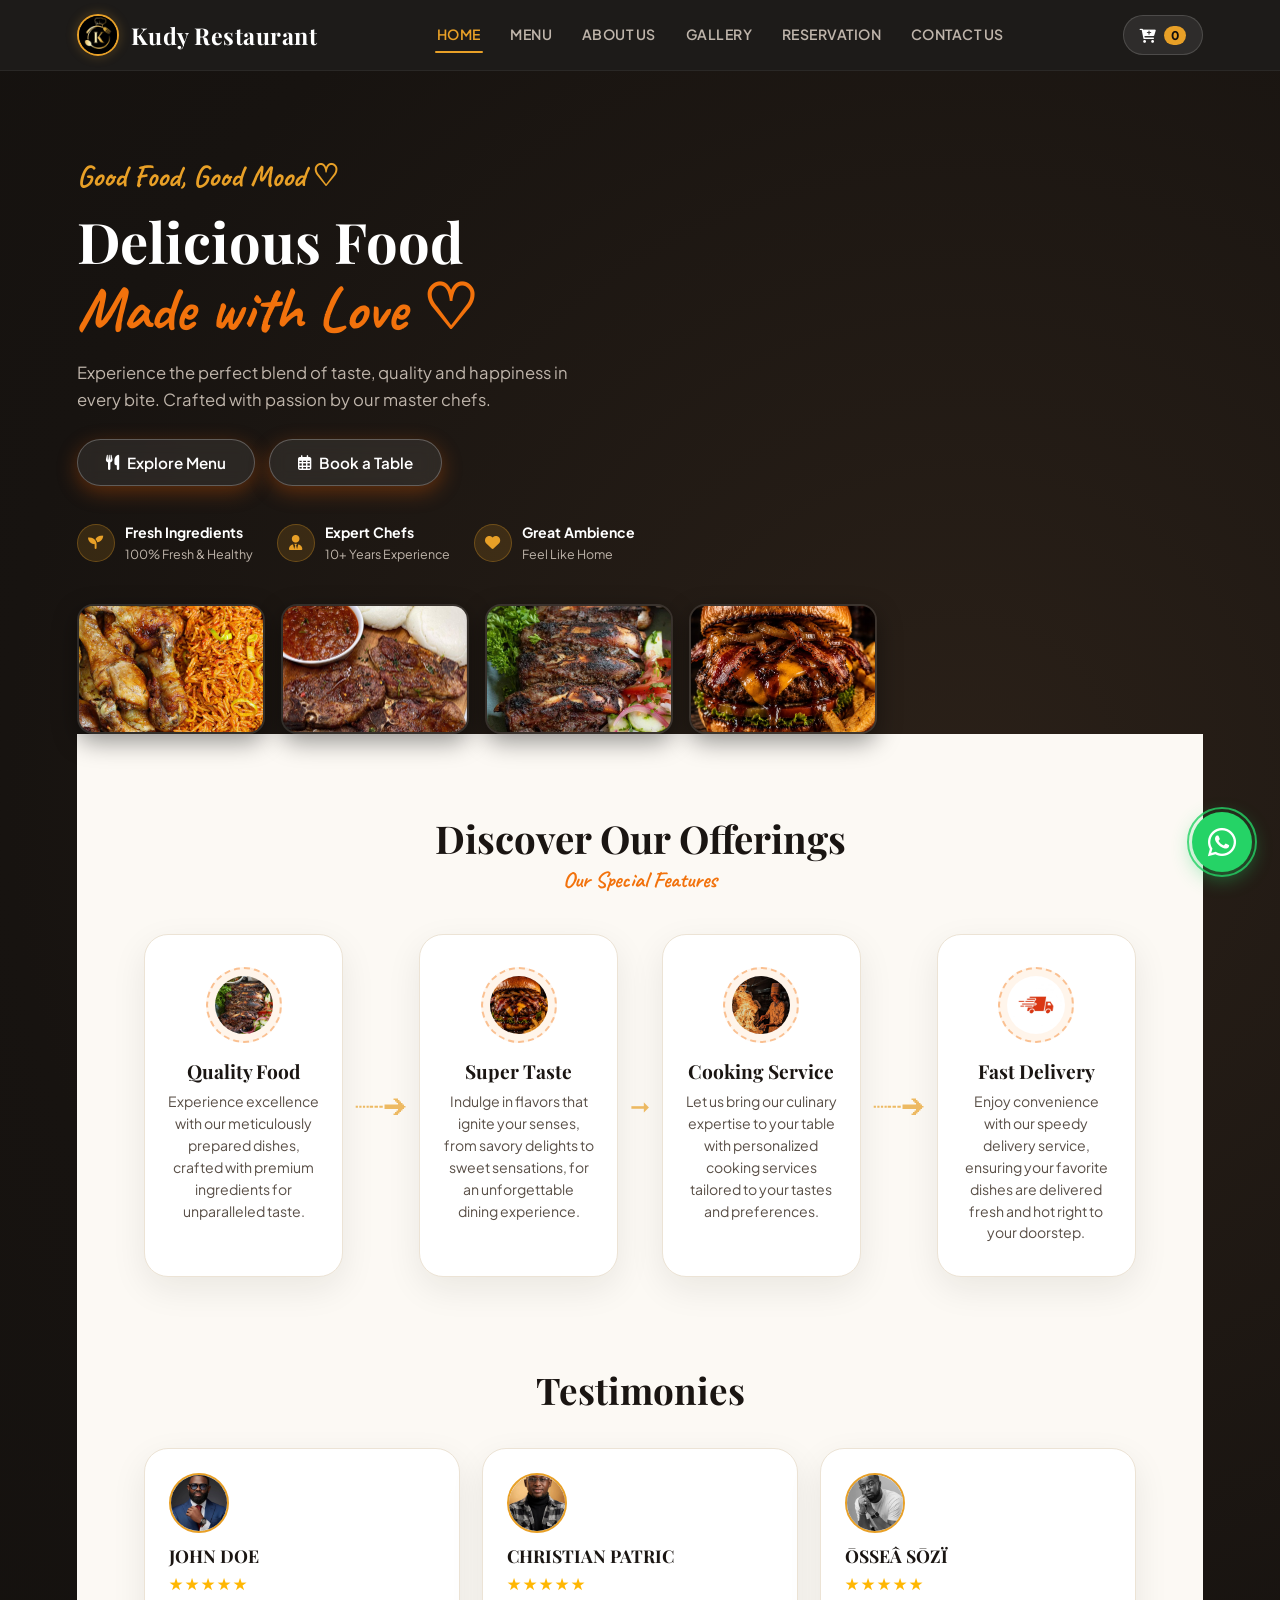
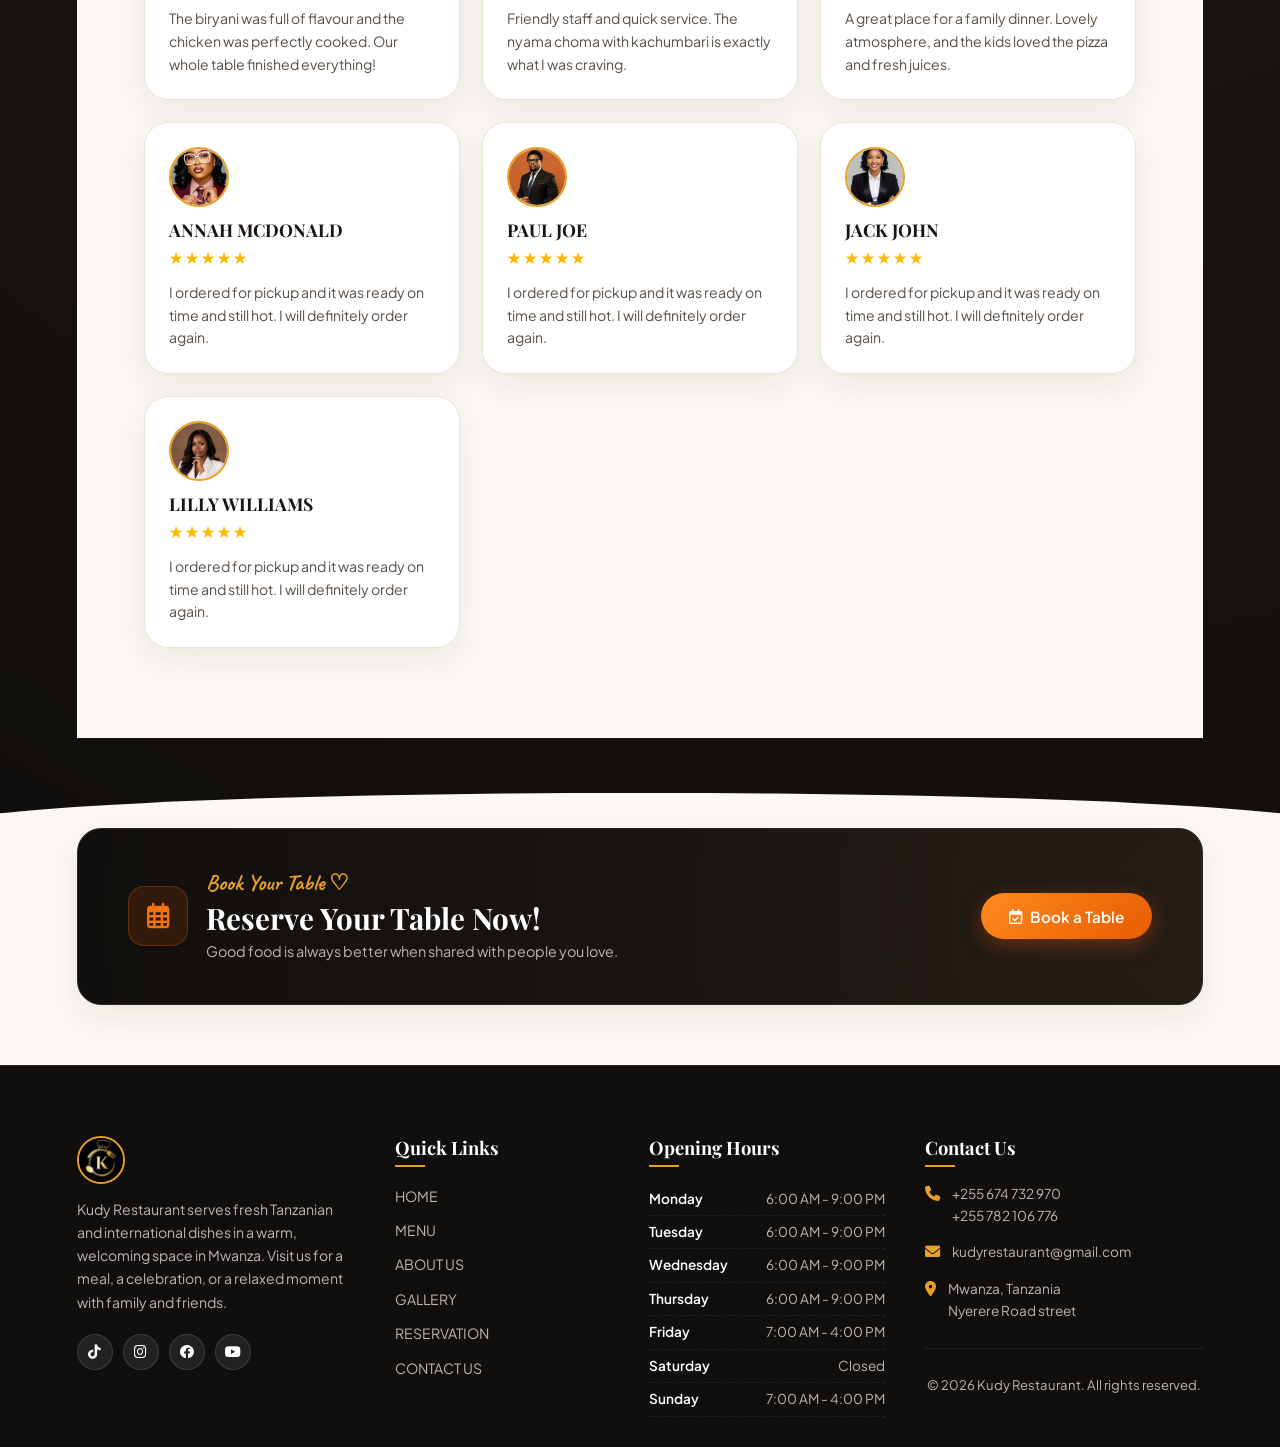
<file: Kudy Restaurant/index.html>
<!DOCTYPE html>
<html lang="en">
<head>
    <meta charset="UTF-8">
    <meta name="viewport" content="width=device-width, initial-scale=1.0">
    <link rel="preconnect" href="https://fonts.googleapis.com">
    <link rel="preconnect" href="https://fonts.gstatic.com" crossorigin>
    <link href="https://fonts.googleapis.com/css2?family=Caveat:wght@600;700&family=Playfair+Display:ital,wght@0,600;0,700;0,800;1,600;1,700&family=Plus+Jakarta+Sans:wght@400;500;600;700;800&display=swap" rel="stylesheet">
    <link href="https://cdnjs.cloudflare.com/ajax/libs/font-awesome/6.0.0/css/all.min.css" rel="stylesheet">
    <link rel="stylesheet" href="css/style.css">
    <title>Kudy Restaurant Website</title>
</head>
<body>
         <!--this is a navigational section that's have a logo and the navigation links-->
    <header>
        <div class="logo" id="header-logo">
            <a href="index.html">
                   <img src="images/logo.jpg" width="100" alt="this is logo image">
                <h1>Kudy Restaurant</h1>
            </a>
        </div>
        <nav id="main-nav">
            <ul>   
                <li><a href="index.html" class="nav-link active"> HOME </a></li>
                <li><a href="menu.html" class="nav-link"> MENU </a></li>
                <li><a href="about.html" class="nav-link"> ABOUT US </a></li>
                <li><a href="gallery.html" class="nav-link"> GALLERY </a></li>
                <li><a href="reserve.html" class="nav-link"> RESERVATION </a></li>
                <li><a href="contact.html" class="nav-link"> CONTACT US </a></li>
            </ul>
        </nav>
        <button class="Cart-btn">
            <span class="cart-icon">
                <i class="fa fa-cart-plus" aria-hidden="true"></i>
            </span>
            <span class="cart-count">0</span>
        </button>
        <button
            class="mobile-nav-toggle"
            id="mobile-nav-toggle"
            aria-label="Open navigation menu"
            aria-expanded="false"
            aria-controls="main-nav"
            type="button">

            <i class="fas fa-bars"></i>
        </button>
    </header>
                           <!--this is the hero page-->
    <main class="main-content">
        <section class="hero">
            <div class="hero-title">
                <p>Good Food, Good Mood &#9825;</p>
                <h1>Delicious Food <br><em>Made with Love &#9825;</em></h1>
                <p>Experience the perfect blend of taste, quality and happiness in every bite. Crafted with passion by our master chefs.</p>
            </div>
            <div class="hero-btn">
                <a href="menu.html"><button class="btn btn-primary"><i class="fas fa-utensils"></i> Explore Menu</button></a>
                <a href="reserve.html"><button class="btn btn-outline"><i class="far fa-calendar-alt"></i> Book a Table</button></a>
            </div>
            
            <!-- 3 Feature Badges from Flavoro design -->
            <div class="hero-features">
                <div class="hero-feature-item">
                    <i class="fas fa-seedling"></i>
                    <div class="feat-text">
                        <h5>Fresh Ingredients</h5>
                        <p>100% Fresh &amp; Healthy</p>
                    </div>
                </div>
                <div class="hero-feature-item">
                    <i class="fas fa-user-tie"></i>
                    <div class="feat-text">
                        <h5>Expert Chefs</h5>
                        <p>10+ Years Experience</p>
                    </div>
                </div>
                <div class="hero-feature-item">
                    <i class="fas fa-heart"></i>
                    <div class="feat-text">
                        <h5>Great Ambience</h5>
                        <p>Feel Like Home</p>
                    </div>
                </div>
            </div>

            <div class="food-menu">
                <img src="images/foods/biriyanikuku.jpg" width="200" alt="Biryani Kuku">
                <img src="images/foods/649c78ab4e8c40e4c6f403758dc76511.jpg" width="250" alt="Chef Special Grill">
                <img src="images/foods/nyamachoma.jpg" width="200" alt="Nyama Choma">
                <img src="images/foods/burger.jpg" width="200" alt="Classic Burger">
            </div>

                        <!-- this is offering section-->
            <div class="offering-section">
                <h2 class="offerings-title">Discover Our Offerings</h2>
                <div class="steps-container">
                    
                    <!-- offer cards 1 -->
                    <div class="step-item">
                        <div class="image-circle">
                            <img src="images/foods/nyamachoma.jpg" alt="Quality Food">
                        </div>
                        <h3 class="step-title">Quality Food</h3>
                        <p class="step-description">Experience excellence with our meticulously prepared dishes, crafted with premium ingredients for unparalleled taste.</p>
                    </div>
                    <div class="arrow">┈┄🡪</div>

                    <!-- offer card 2 -->
                    <div class="step-item">
                        <div class="image-circle">
                            <img src="images/foods/burger.jpg" alt="Super Taste">
                        </div>
                        <h3 class="step-title">Super Taste</h3>
                        <p class="step-description">Indulge in flavors that ignite your senses, from savory delights to sweet sensations, for an unforgettable dining experience.</p>
                    </div>
                    <div class="arrow">&#10142;</div>

                    <!-- offer card 3 -->
                    <div class="step-item">
                        <div class="image-circle">
                            <img src="images/pic2.jpg" alt="Cooking Service">
                        </div>
                        <h3 class="step-title">Cooking Service</h3>
                        <p class="step-description">Let us bring our culinary expertise to your table with personalized cooking services tailored to your tastes and preferences.</p>
                    </div>
                    <div class="arrow">┈┄🡪</div>

                    <!-- offer card 4 -->
                    <div class="step-item">
                        <div class="image-circle">
                            <img src="images/pic1.jpg" alt="Fast Delivery">
                        </div>
                        <h3 class="step-title">Fast Delivery</h3>
                        <p class="step-description">Enjoy convenience with our speedy delivery service, ensuring your favorite dishes are delivered fresh and hot right to your doorstep.</p>
                    </div>

                </div>
                <!-- testimony section-->
            <div class="testimony-ratings">
                <h3><i>Testimonies</i></h3>

                <div class="rating-grid">
                    <div class="rating-card">
                        <img src="images/profile/pic1.jpg" width="100" alt="Sample customer photo">
                        <h3> JOHN DOE</h3>
                        <span>stars</span>
                        <p>The biryani was full of flavour and the chicken was perfectly cooked. Our whole table finished everything!</p>
                    </div>
                    <div class="rating-card">
                        <img src="images/profile/pic2.jpg" width="100" alt="Sample customer photo">
                        <h3>CHRISTIAN PATRIC</h3>
                        <span>stars</span>
                        <p>Friendly staff and quick service. The nyama choma with kachumbari is exactly what I was craving.</p>
                    </div>
                    <div class="rating-card">
                        <img src="images/profile/pic3.jpg" width="100" alt="Sample customer photo">
                        <h3>ŌSSEÂ SŌZÏ</h3>
                        <span>stars</span>
                        <p>A great place for a family dinner. Lovely atmosphere, and the kids loved the pizza and fresh juices.</p>
                    </div>
                    <div class="rating-card">
                        <img src="images/profile/pic4.jpg" width="100" alt="Sample customer photo">
                        <h3>ANNAH MCDONALD</h3>
                        <span>stars</span>
                        <p>I ordered for pickup and it was ready on time and still hot. I will definitely order again.</p>
                    </div>
                    <div class="rating-card">
                        <img src="images/profile/pic5.jpg" width="100" alt="Sample customer photo">
                        <h3>PAUL JOE</h3>
                        <span>stars</span>
                        <p>I ordered for pickup and it was ready on time and still hot. I will definitely order again.</p>
                    </div>
                    <div class="rating-card">
                        <img src="images/profile/pic6.jpg" width="100" alt="Sample customer photo">
                        <h3>JACK JOHN</h3>
                        <span>stars</span>
                        <p>I ordered for pickup and it was ready on time and still hot. I will definitely order again.</p>
                    </div>
                    <div class="rating-card">
                        <img src="images/profile/pic7.jpg" width="100" alt="Sample customer photo">
                        <h3>LILLY WILLIAMS</h3>
                        <span>stars</span>
                        <p>I ordered for pickup and it was ready on time and still hot. I will definitely order again.</p>
                    </div>
                </div>
            </div>
            </div>
        </section>

        <!-- Floating Reservation Banner (from Flavoro design) -->
        <section class="reserve-banner-section">
            <div class="reserve-banner">
                <div class="reserve-banner-left">
                    <div class="banner-icon">
                        <i class="far fa-calendar-alt"></i>
                    </div>
                    <div class="reserve-banner-content">
                        <h4>Book Your Table &#9825;</h4>
                        <h3>Reserve Your Table Now!</h3>
                        <p>Good food is always better when shared with people you love.</p>
                    </div>
                </div>
                <a href="reserve.html">
                    <button class="btn btn-primary"><i class="far fa-calendar-check"></i> Book a Table</button>
                </a>
            </div>
        </section>

                        <!--footer section-->
        <footer>
            <div class="about">
                <div class="restaurant-logo">
                    <img src="images/logo.jpg" width="100" alt="this is logo picture">
                </div>
                <p>Kudy Restaurant serves fresh Tanzanian and international dishes in a warm, welcoming space in Mwanza. Visit us for a meal, a celebration, or a relaxed moment with family and friends.</p>
                <div class="social-links">
                    <a href="https://www.tiktok.com/kudyrestaurant" class="social-icon tiktok" target="_blank">
                                <i class="fab fa-tiktok"></i>
                    </a>
                    <a href="https://www.instagram.com/kudyrestaurant" class="social-icon instagram" target="_blank">
                                <i class="fab fa-instagram"></i>
                    </a>
                    <a href="https://www.facebook.com/kudyrestaurant" class="social-icon facebook" target="_blank">
                                <i class="fab fa-facebook"></i>
                    </a>
                    <a href="https://www.youtube.com/kudyrestaurant" class="social-icon youtube" target="_blank">
                                <i class="fab fa-youtube"></i>
                    </a>
                </div>
            </div>
            <div class="footer-links">
                <h3>Quick Links</h3>
                <ul>
                    <li><a href="index.html" class="nav-link"> HOME </a></li>
                    <li><a href="menu.html" class="nav-link"> MENU </a></li>
                    <li><a href="about.html" class="nav-link"> ABOUT US </a></li>
                    <li><a href="gallery.html" class="nav-link"> GALLERY </a></li>
                    <li><a href="reserve.html" class="nav-link"> RESERVATION </a></li>
                    <li><a href="contact.html" class="nav-link"> CONTACT US </a></li>
                </ul>
            </div>

            <div class="working-days">
                <h3>Opening Hours</h3>

                <div class="opening-day">
                    <span>Monday</span>
                    <span>6:00 AM - 9:00 PM</span>
                </div>

                <div class="opening-day">
                    <span>Tuesday</span>
                    <span>6:00 AM - 9:00 PM</span>
                </div>

                <div class="opening-day">
                    <span>Wednesday</span>
                    <span>6:00 AM - 9:00 PM</span>
                </div>

                <div class="opening-day">
                    <span>Thursday</span>
                    <span>6:00 AM - 9:00 PM</span>
                </div>

                <div class="opening-day">
                    <span>Friday</span>
                    <span>7:00 AM - 4:00 PM</span>
                </div>

                <div class="opening-day">
                    <span>Saturday</span>
                    <span>Closed</span>
                </div>

                <div class="opening-day">
                    <span>Sunday</span>
                    <span>7:00 AM - 4:00 PM</span>
                </div>
            </div>

            <div class="contact-info">
                <h3>Contact Us</h3>
                        <!-- contact items + icons -->
                <div class="contact-item">
                    <div class="contact-icon">
                      <i class="fas fa-phone"></i>
                    </div> 
                    <p><a href="tel:+255674732970">+255 674 732 970</a><br><a href="tel:+255782106776">+255 782 106 776</a></p>
                </div>
                <div class="contact-item">
                    <div class="email-icon">
                      <i class="fas fa-envelope"></i>
                    </div> 
                    <p><a href="mailto:kudyrestaurant@gmail.com">kudyrestaurant@gmail.com</a></p>
                </div>
                <div class="contact-item">
                    <div class="location-icon">
                        <i class="fas fa-location-dot"></i>
                    </div> 
                    <p>Mwanza, Tanzania <br> Nyerere Road street</p>
                </div>
              
                                <!--- copyright info-->
                <div class="copyright">
                    <p>&copy; 2026 Kudy Restaurant. All rights reserved.</p>
                </div>
            </div>
        </footer>
    </main>
    <!-- Floating WhatsApp button (quick ordering & chat) -->
    <a href="https://wa.me/255674732970?text=Hello%20Kudy%20Restaurant%2C%20I%20would%20like%20to%20place%20an%20order."
        class="floating-whatsapp" target="_blank" rel="noopener" aria-label="Order or chat with Kudy Restaurant on WhatsApp">
        <span class="whatsapp-tooltip">Order on WhatsApp</span>
        <span class="whatsapp-btn-circle"><i class="fab fa-whatsapp"></i></span>
    </a>

    <script src="js/main.js"></script>
</body>
</html>
</file>
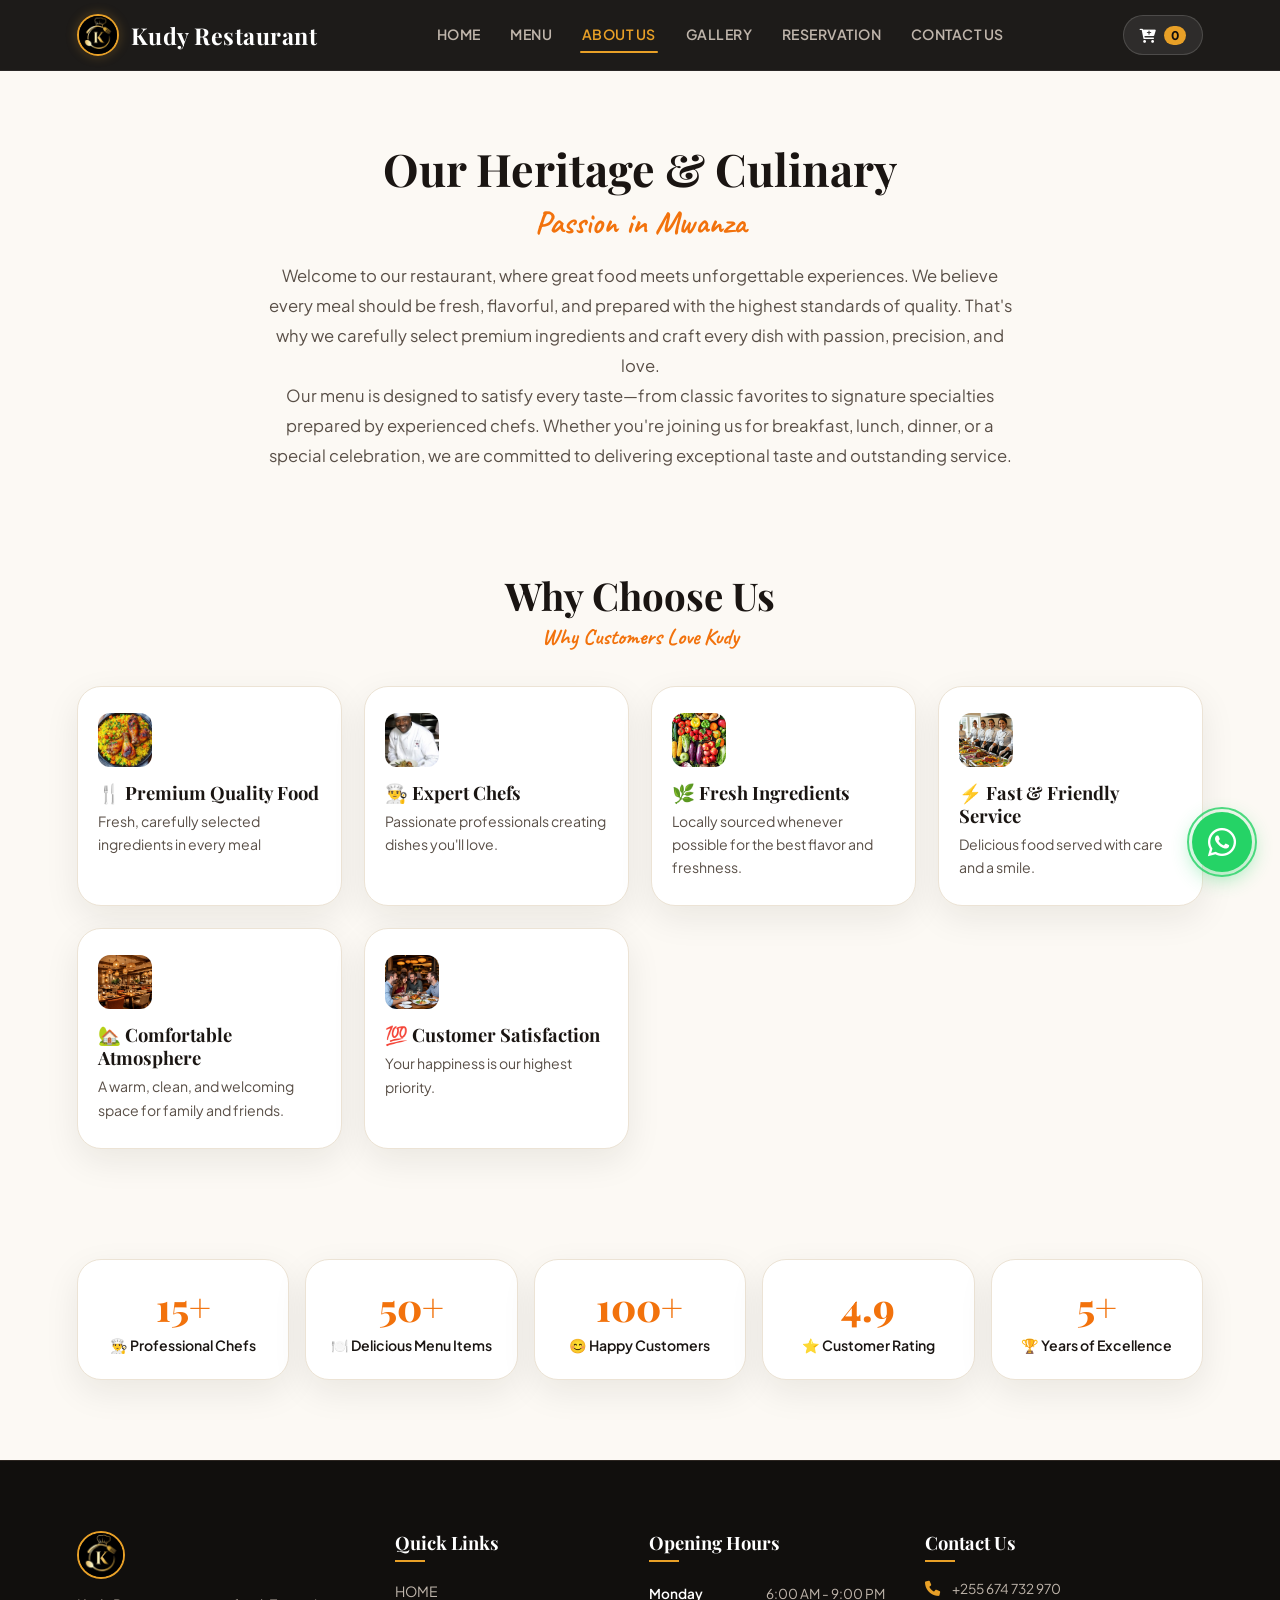
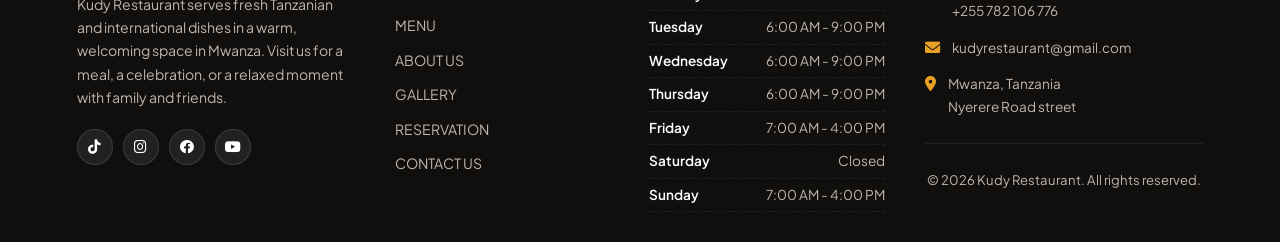
<file: Kudy Restaurant/about.html>
<!DOCTYPE html>
<html lang="en">
<head>
    <meta charset="UTF-8">
    <meta name="viewport" content="width=device-width, initial-scale=1.0">
    <link rel="preconnect" href="https://fonts.googleapis.com">
    <link rel="preconnect" href="https://fonts.gstatic.com" crossorigin>
    <link href="https://fonts.googleapis.com/css2?family=Caveat:wght@600;700&family=Playfair+Display:ital,wght@0,600;0,700;0,800;1,600;1,700&family=Plus+Jakarta+Sans:wght@400;500;600;700;800&display=swap" rel="stylesheet">
    <link href="https://cdnjs.cloudflare.com/ajax/libs/font-awesome/6.0.0/css/all.min.css" rel="stylesheet">
    <link rel="stylesheet" href="css/style.css">
    <title>Kudy Restaurant Website</title>
</head> 
<body>
         <!--this is a navigational section that's have a logo and the navigation links-->
    <header>
        <div class="logo" id="header-logo">
            <a href="index.html">
                <img src="images/logo.jpg" width="100" alt="this is logo image">
                <h1>Kudy Restaurant</h1>
            </a>  
        </div>
        <nav id="main-nav">
            <ul>
                <li><a href="index.html" class="nav-link"> HOME </a></li>
                <li><a href="menu.html" class="nav-link"> MENU </a></li>
                <li><a href="about.html" class="nav-link active"> ABOUT US </a></li>
                <li><a href="gallery.html" class="nav-link"> GALLERY </a></li>
                <li><a href="reserve.html" class="nav-link"> RESERVATION </a></li>
                <li><a href="contact.html" class="nav-link"> CONTACT US </a></li>
            </ul>
        </nav>
        <button class="Cart-btn">
            <span class="cart-icon">
                <i class="fa fa-cart-plus" aria-hidden="true"></i>
            </span>
            <span class="cart-count">0</span>
        </button>
        <button
            class="mobile-nav-toggle"
            id="mobile-nav-toggle"
            aria-label="Open navigation menu"
            aria-expanded="false"
            aria-controls="main-nav"
            type="button">

            <i class="fas fa-bars"></i>
        </button>
    </header>
                    <!-- main content-->
    <main>
        <section class="about-info">
            <h2>Our Heritage & Culinary</h2>
            <h3><i>Passion in Mwanza</i></h3>
            <p>
                Welcome to our restaurant, where great food meets unforgettable experiences. We believe every meal should be fresh, flavorful, and prepared with the highest standards of quality. That's why we carefully select premium ingredients and craft every dish with passion, precision, and love.
                <br>
                Our menu is designed to satisfy every taste—from classic favorites to signature specialties prepared by experienced chefs. Whether you're joining us for breakfast, lunch, dinner, or a special celebration, we are committed to delivering exceptional taste and outstanding service.
            </p>
        </section>
        <section class="why-us">
            <h2>Why Choose Us</h2>
            <div class="us-grid">
                <div class="us-card">
                    <img src="images/aboutus/pic6.jpg" alt="Quality Food">
                    <h3>🍴 Premium Quality Food</h3>
                    <p>Fresh, carefully selected ingredients in every meal</p>
                </div>
                <div class="us-card">
                    <img src="images/aboutus/pic3.jpg" alt="Expert Chefs">
                    <h3> 👨‍🍳 Expert Chefs </h3>
                    <p> Passionate professionals creating dishes you'll love.</p>
                </div>
                <div class="us-card">
                    <img src="images/aboutus/pic4.jpg" alt="Fresh Ingredients">
                    <h3>🌿 Fresh Ingredients </h3>
                    <p> Locally sourced whenever possible for the best flavor and freshness.</p>
                </div>        
                <div class="us-card">
                    <img src="images/aboutus/pic5.jpg" alt="Fast Service">
                    <h3>⚡ Fast &amp; Friendly Service</h3>
                    <p>Delicious food served with care and a smile.</p>
                </div>
                <div class="us-card">
                    <img src="images/aboutus/pic1.jpg" alt="Comfortable Atmosphere">
                    <h3>🏡 Comfortable Atmosphere</h3>
                    <p>A warm, clean, and welcoming space for family and friends.</p>
                </div>
                <div class="us-card">
                    <img src="images/aboutus/pic2.jpg" alt="Customer Satisfaction">
                    <h3>💯 Customer Satisfaction</h3>
                    <p>Your happiness is our highest priority.</p>
                </div>
            </div>
        </section>
        <!-- statistics section -->
        <section class="stats">

            <div class="stat-card">
                <h2>15+</h2>
                <p>👨‍🍳 Professional Chefs</p>
            </div>

            <div class="stat-card">
                <h2>50+</h2>
                <p>🍽️ Delicious Menu Items</p>
            </div>

            <div class="stat-card">
                <h2>100+</h2>
                <p>😊 Happy Customers</p>
            </div>

            <div class="stat-card">
                <h2>4.9</h2>
                <p>⭐ Customer Rating</p>
            </div>

            <div class="stat-card">
                <h2>5+</h2>
                <p>🏆 Years of Excellence</p>
            </div>

        </section>
                        <!--footer section-->
        <footer>
            <div class="about">
                <div class="restaurant-logo">
                    <img src="images/logo.jpg" width="100" alt="Kudy Restaurant logo">
                </div>
                <p>Kudy Restaurant serves fresh Tanzanian and international dishes in a warm, welcoming space in Mwanza. Visit us for a meal, a celebration, or a relaxed moment with family and friends.</p>
                <div class="social-links">
                    <a href="https://www.tiktok.com/kudyrestaurant" class="social-icon tiktok" target="_blank">
                                <i class="fab fa-tiktok"></i>
                    </a>
                    <a href="https://www.instagram.com/kudyrestaurant" class="social-icon instagram" target="_blank">
                                <i class="fab fa-instagram"></i>
                    </a>
                    <a href="https://www.facebook.com/kudyrestaurant" class="social-icon facebook" target="_blank">
                                <i class="fab fa-facebook"></i>
                    </a>
                    <a href="https://www.youtube.com/kudyrestaurant" class="social-icon youtube" target="_blank">
                                <i class="fab fa-youtube"></i>
                    </a>
                </div>
            </div>
            <div class="footer-links">
                <h3>Quick Links</h3>
                <ul>
                    <li><a href="index.html" class="nav-link"> HOME </a></li>
                    <li><a href="menu.html" class="nav-link"> MENU </a></li>
                    <li><a href="about.html" class="nav-link"> ABOUT US </a></li>
                    <li><a href="gallery.html" class="nav-link"> GALLERY </a></li>
                    <li><a href="reserve.html" class="nav-link"> RESERVATION </a></li>
                    <li><a href="contact.html" class="nav-link"> CONTACT US </a></li>
                </ul>
            </div>

            <div class="working-days">
                <h3>Opening Hours</h3>

                <div class="opening-day">
                    <span>Monday</span>
                    <span>6:00 AM - 9:00 PM</span>
                </div>

                <div class="opening-day">
                    <span>Tuesday</span>
                    <span>6:00 AM - 9:00 PM</span>
                </div>

                <div class="opening-day">
                    <span>Wednesday</span>
                    <span>6:00 AM - 9:00 PM</span>
                </div>

                <div class="opening-day">
                    <span>Thursday</span>
                    <span>6:00 AM - 9:00 PM</span>
                </div>

                <div class="opening-day">
                    <span>Friday</span>
                    <span>7:00 AM - 4:00 PM</span>
                </div>

                <div class="opening-day">
                    <span>Saturday</span>
                    <span>Closed</span>
                </div>

                <div class="opening-day">
                    <span>Sunday</span>
                    <span>7:00 AM - 4:00 PM</span>
                </div>
            </div>

            <div class="contact-info">
                <h3>Contact Us</h3>
                        <!-- contact items + icons -->
                <div class="contact-item">
                    <div class="contact-icon">
                      <i class="fas fa-phone"></i>
                    </div> 
                    <p><a href="tel:+255674732970">+255 674 732 970</a><br><a href="tel:+255782106776">+255 782 106 776</a></p>
                </div>
                <div class="contact-item">
                    <div class="email-icon">
                      <i class="fas fa-envelope"></i>
                    </div> 
                    <p><a href="mailto:kudyrestaurant@gmail.com">kudyrestaurant@gmail.com</a></p>
                </div>
                <div class="contact-item">
                    <div class="location-icon">
                        <i class="fas fa-location-dot"></i>
                    </div> 
                    <p>Mwanza, Tanzania <br> Nyerere Road street</p>
                </div>
              
                                <!--- copyright info-->
                <div class="copyright">
                    <p>&copy; 2026 Kudy Restaurant. All rights reserved.</p>
                </div>
            </div>
        </footer>
    </main>
    <!-- Floating WhatsApp button (quick ordering & chat) -->
    <a href="https://wa.me/255674732970?text=Hello%20Kudy%20Restaurant%2C%20I%20would%20like%20to%20place%20an%20order."
        class="floating-whatsapp" target="_blank" rel="noopener" aria-label="Order or chat with Kudy Restaurant on WhatsApp">
        <span class="whatsapp-tooltip">Order on WhatsApp</span>
        <span class="whatsapp-btn-circle"><i class="fab fa-whatsapp"></i></span>
    </a>

    <script src="js/main.js"></script>
</body>
</html>
</file>
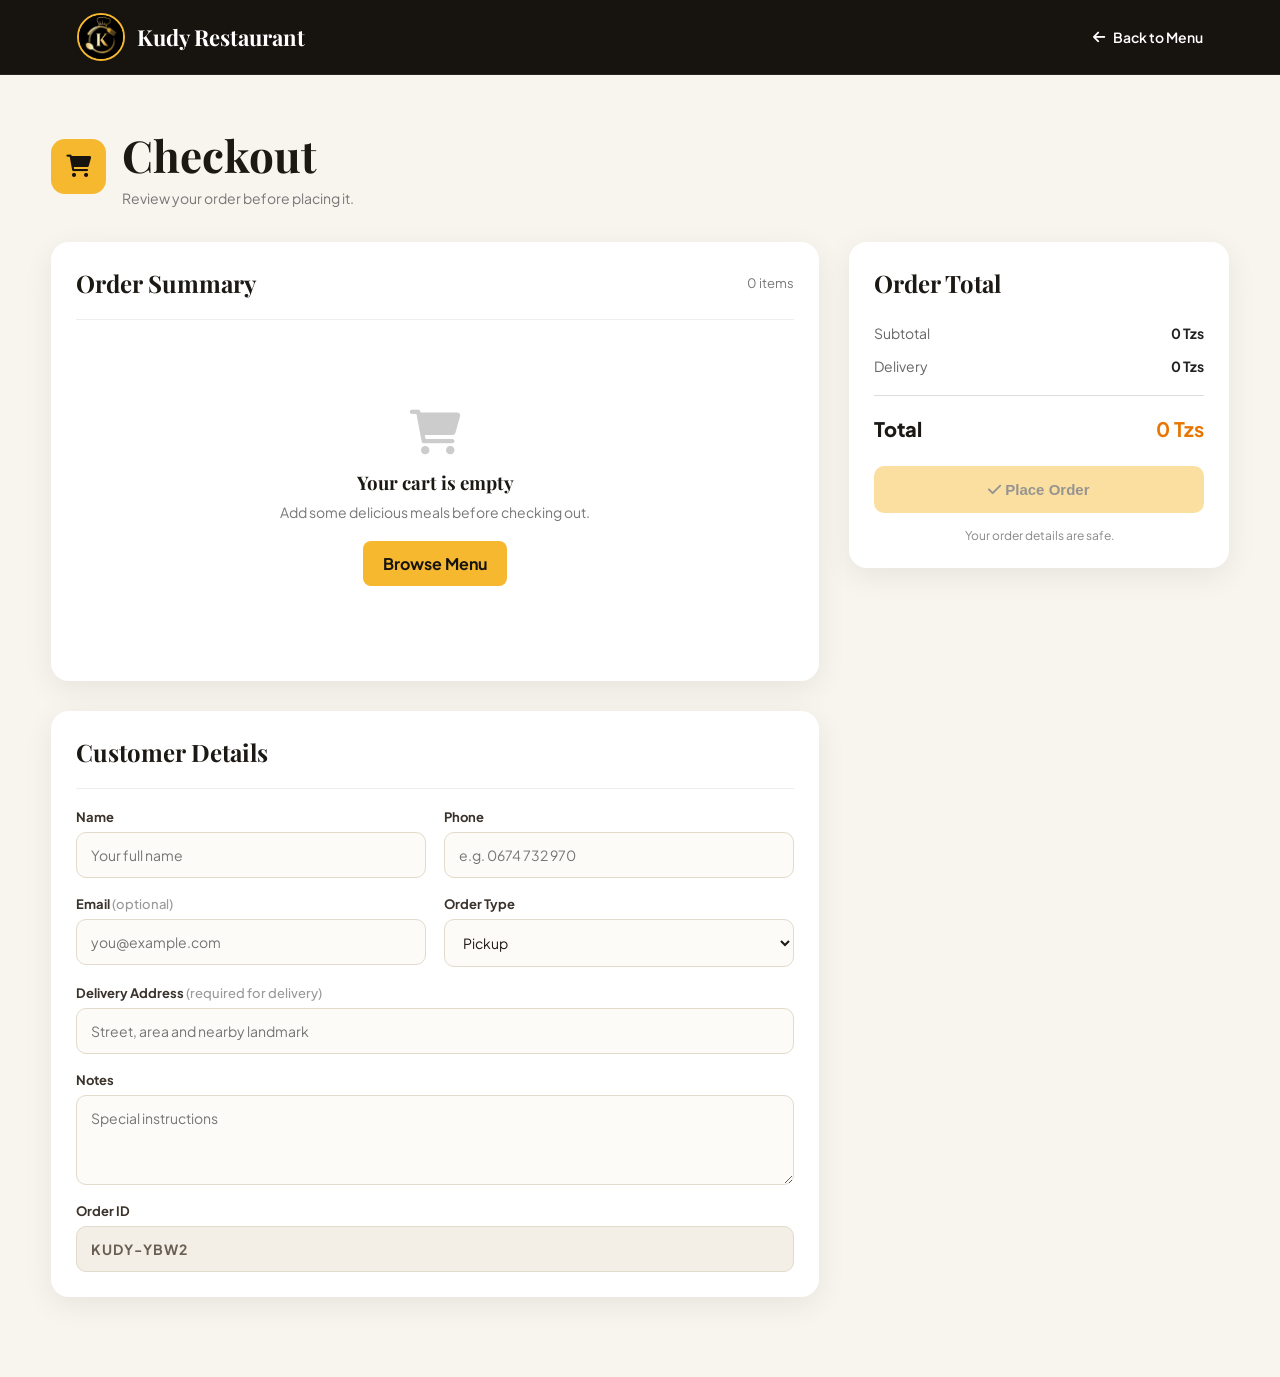
<file: Kudy Restaurant/checkout.html>
<!DOCTYPE html>
<html lang="en">

<head>
    <meta charset="UTF-8">
    <meta name="viewport" content="width=device-width, initial-scale=1.0">
    <title>Checkout | Kudy Restaurant</title>
    <!-- Google Fonts -->
    <link href="https://fonts.googleapis.com/css2?family=Playfair+Display:wght@600;700;800&family=Plus+Jakarta+Sans:wght@400;500;600;700;800&display=swap"
        rel="stylesheet">
    <link href="https://cdnjs.cloudflare.com/ajax/libs/font-awesome/6.0.0/css/all.min.css" rel="stylesheet">
    <link rel="stylesheet" href="css/checkout.css">
</head>

<body>
    <!-- =====================================
         HEADER
         ===================================== -->
    <header class="checkout-header">
        <a href="menu.html" class="checkout-logo">
            <img src="images/logo.jpg" alt="Kudy Restaurant Logo">
            <span>Kudy Restaurant</span>
        </a>

        <a href="menu.html" class="back-menu">
            <i class="fa fa-arrow-left"></i>
            Back to Menu
        </a>
    </header>

    <!-- =====================================
         MAIN CHECKOUT
         ===================================== -->

    <main class="checkout-container">
        <!-- PAGE TITLE -->

        <div class="checkout-heading">
            <span class="checkout-icon">
                <i class="fa fa-cart-shopping"></i>
            </span>

            <div>
                <h1>Checkout</h1>
                <p>Review your order before placing it.</p>
            </div>
        </div>


        <!-- =====================================
             ORDER CONTENT
             ===================================== -->

        <form id="checkout-form" class="checkout-layout" action="https://formspree.io/f/xnpnglka" method="POST">
          <div class="checkout-main">
            <!-- ================================
                 ORDER SUMMARY
                 ================================= -->
            <div class="order-summary">
                <div class="section-title">
                    <h2>Order Summary</h2>
                    <span id="item-count">
                        0 items
                    </span>
                </div>

                <!-- Items will be inserted by JS -->

                <div id="checkout-items" class="checkout-items"></div>

                <!-- Empty cart -->

                <div id="empty-checkout" class="empty-checkout">
                    <i class="fa fa-cart-shopping"></i>
                    <h3>Your cart is empty</h3>
                    <p>
                        Add some delicious meals before checking out.
                    </p>
                    <a href="menu.html">
                        Browse Menu
                    </a>
                </div>
            </div>

            <!-- ================================
                 CUSTOMER DETAILS
                 ================================= -->
            <div class="customer-details">
                <div class="section-title">
                    <h2>Customer Details</h2>
                </div>

                <div class="form-grid">
                    <div class="form-group">
                        <label for="customer-name">Name</label>
                        <input type="text" id="customer-name" name="name" placeholder="Your full name"
                            autocomplete="name" required>
                    </div>

                    <div class="form-group">
                        <label for="customer-phone">Phone</label>
                        <input type="tel" id="customer-phone" name="phone" placeholder="e.g. 0674 732 970"
                            autocomplete="tel" inputmode="tel" minlength="9" required>
                    </div>

                    <div class="form-group">
                        <label for="customer-email">Email <span class="optional">(optional)</span></label>
                        <input type="email" id="customer-email" name="email" placeholder="you@example.com"
                            autocomplete="email">
                    </div>

                    <div class="form-group">
                        <label for="order-type">Order Type</label>
                        <select id="order-type" name="order_type" required>
                            <option value="Pickup" selected>Pickup</option>
                            <option value="Delivery">Delivery</option>
                        </select>
                    </div>

                    <div class="form-group full">
                        <label for="delivery-address">Delivery Address <span class="optional">(required for delivery)</span></label>
                        <input type="text" id="delivery-address" name="delivery_address"
                            placeholder="Street, area and nearby landmark" autocomplete="street-address">
                    </div>

                    <div class="form-group full">
                        <label for="order-notes">Notes</label>
                        <textarea id="order-notes" name="notes" rows="3"
                            placeholder="Special instructions"></textarea>
                    </div>

                    <div class="form-group full">
                        <label for="order-id">Order ID</label>
                        <input type="text" id="order-id" name="order_id" value="KUDY-XXXX" readonly>
                    </div>
                </div>

                <!-- Hidden fields: spam trap + email subject -->
                <input type="text" name="_gotcha" class="hp-field" tabindex="-1" autocomplete="off" aria-hidden="true">
                <input type="hidden" name="_subject" id="form-subject" value="New Kudy Restaurant Order">
            </div>
          </div>


            <!-- =================================
                 ORDER TOTAL
                 ================================= -->

            <aside class="checkout-summary">
                <h2>Order Total</h2>
                <div class="summary-row">
                    <span>Subtotal</span>
                    <strong>
                        <span id="subtotal">0</span> Tzs
                    </strong>
                </div>


                <div class="summary-row">
                    <span>Delivery</span>
                    <strong>0 Tzs</strong>
                </div>


                <div class="summary-divider"></div>

                <div class="summary-total">
                    <span>Total</span>
                    <strong>
                        <span id="checkout-total">0</span> Tzs
                    </strong>
                </div>


                <button type="submit" id="place-order" class="place-order" disabled>
                    <i class="fa fa-check"></i>
                    Place Order
                </button>

                <p id="order-error" class="order-error" role="alert" hidden></p>


                <p class="secure-note">
                    <i class="fa fa-shield-halved"></i>
                    Your order details are safe.
                </p>

            </aside>
        </form>

        <!-- =====================================
             ORDER SUCCESS (shown after sending)
             ===================================== -->

        <section id="order-success" class="order-success" hidden>
            <span class="success-icon"><i class="fa fa-check"></i></span>
            <h2>Order received!</h2>
            <p id="success-message"></p>
            <p class="success-id">Order ID: <strong id="success-order-id"></strong></p>
            <a href="menu.html" class="success-btn">Back to Menu</a>
        </section>
    </main>

    <!-- Checkout JavaScript -->

    <script src="js/checkout.js"></script>

</body>
</html>
</file>
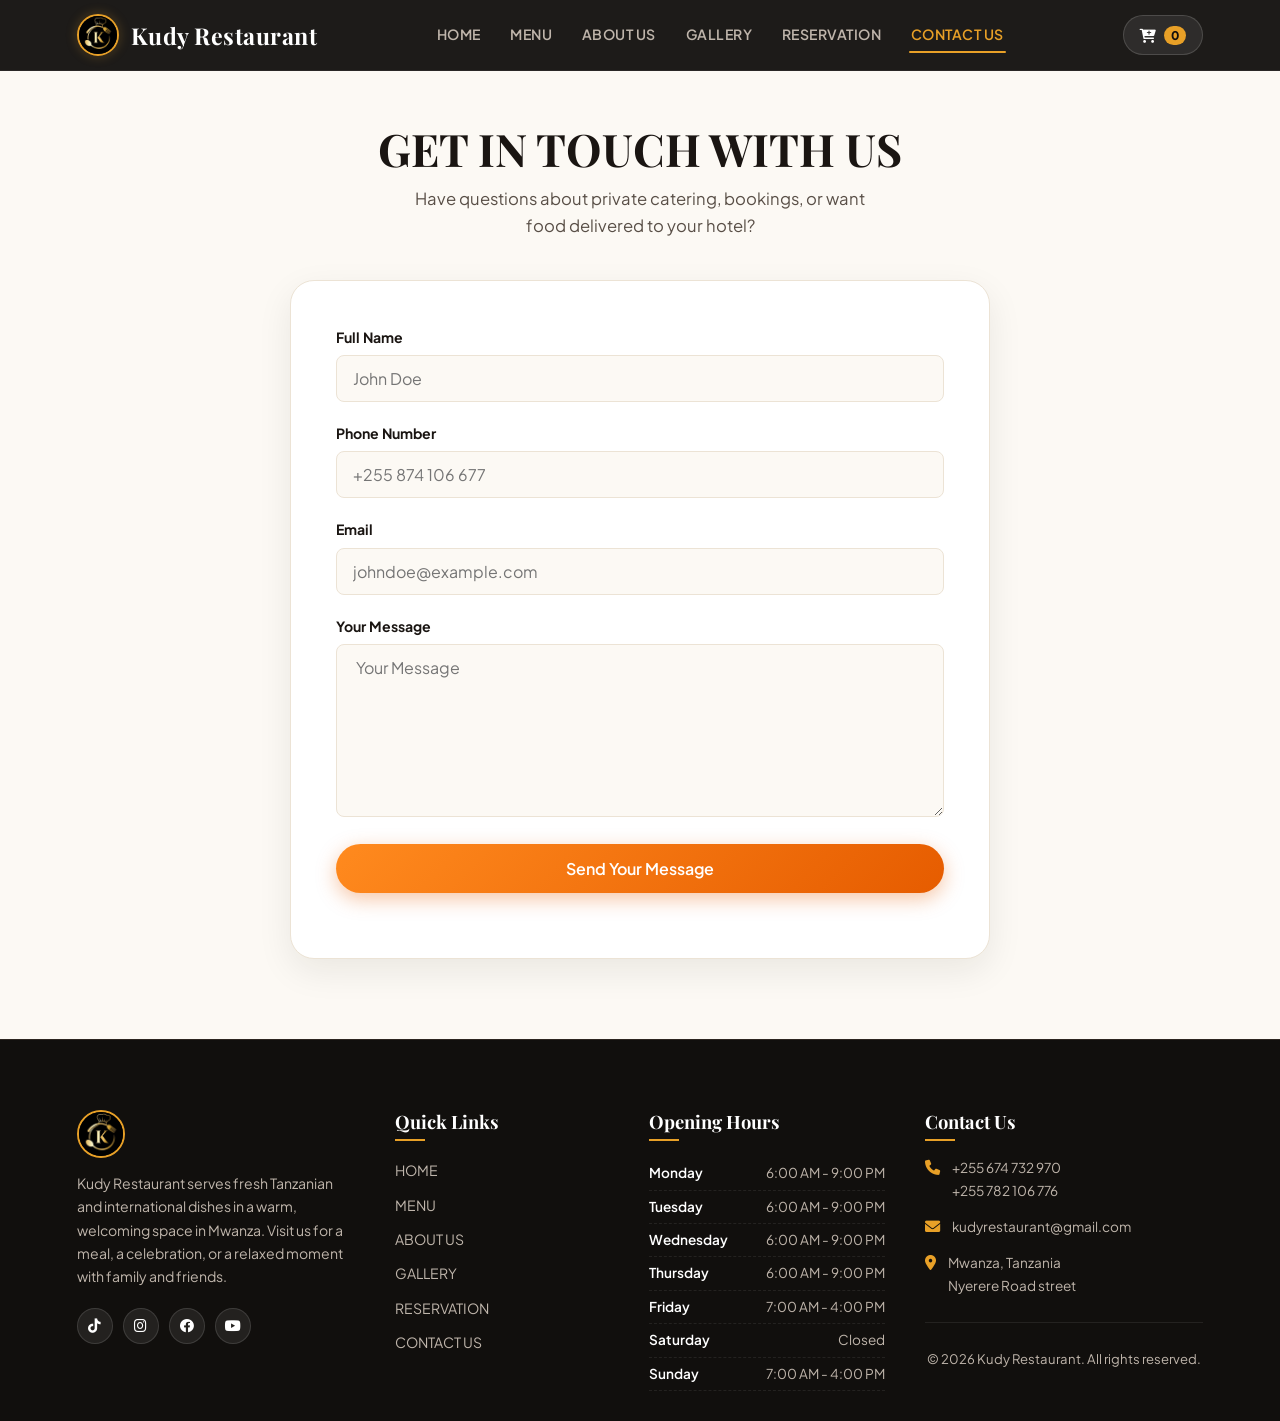
<file: Kudy Restaurant/contact.html>
<!doctype html>
<html lang="en">
  <head>
    <meta charset="UTF-8" />
    <meta name="viewport" content="width=device-width, initial-scale=1.0" />
    <link rel="preconnect" href="https://fonts.googleapis.com">
    <link rel="preconnect" href="https://fonts.gstatic.com" crossorigin>
    <link href="https://fonts.googleapis.com/css2?family=Caveat:wght@600;700&family=Playfair+Display:ital,wght@0,600;0,700;0,800;1,600;1,700&family=Plus+Jakarta+Sans:wght@400;500;600;700;800&display=swap" rel="stylesheet">
    <link
      href="https://cdnjs.cloudflare.com/ajax/libs/font-awesome/6.0.0/css/all.min.css"
      rel="stylesheet"
    />
    <link rel="stylesheet" href="css/style.css" />
    <title>Kudy Restaurant Website</title>
  </head>
  <body>
    <!--this is a navigational section that's have a logo and the navigation links-->
    <header>
      <div class="logo" id="header-logo">
        <a href="index.html">
          <img src="images/logo.jpg" width="100" alt="this is logo image" />
          <h1>Kudy Restaurant</h1>
        </a>
      </div>
      <nav id="main-nav">
        <ul>
          <li><a href="index.html" class="nav-link"> HOME </a></li>
          <li><a href="menu.html" class="nav-link"> MENU </a></li>
          <li><a href="about.html" class="nav-link"> ABOUT US </a></li>
          <li><a href="gallery.html" class="nav-link"> GALLERY </a></li>
          <li><a href="reserve.html" class="nav-link"> RESERVATION </a></li>
          <li><a href="contact.html" class="nav-link active"> CONTACT US </a></li>
        </ul>
      </nav>
      <button class="Cart-btn">
        <span class="cart-icon">
          <i class="fa fa-cart-plus" aria-hidden="true"></i>
        </span>
        <span class="cart-count">0</span>
      </button>
      <button
            class="mobile-nav-toggle"
            id="mobile-nav-toggle"
            aria-label="Open navigation menu"
            aria-expanded="false"
            aria-controls="main-nav"
            type="button">

            <i class="fas fa-bars"></i>
        </button>
    </header>
    <main>
      <h1> GET IN TOUCH WITH US</h1>
      <p>
        Have questions about private catering, bookings, or want food delivered to your hotel?
      </p>

      <section class="reserve-form">
        <div class="container">
          <div class="contact-form-wrapper">
            <form action="https://formspree.io/f/xnpnglka" id="contactform" class="contact-form" method="POST">
              <div class="form-group">
                <label for="name"> Full Name </label>
                <input
                  type="text"
                  id="name"
                  name="name"
                  placeholder="John Doe"
                  required
                />
              </div>
              <div class="form-group">
                <label for="phone-number"> Phone Number </label>
                <input
                  type="tel"
                  id="phone-number"
                  name="phone-number"
                  placeholder="+255 874 106 677"
                  required
                />
              </div>
              <div class="form-group">
                <label for="email"> Email </label>
                <input
                  type="email"
                  id="email"
                  name="email"
                  placeholder="johndoe@example.com"
                  required
                />
              </div>
              <div class="form-group">
                <label for="message"> Your Message </label>
                <textarea
                  name="message"
                  id="message"
                  placeholder=" Your Message"
                  rows="7"
                  required
                ></textarea>
              </div>
              <div class="form-group">
                <button type="submit">Send Your Message</button>
              </div>
            </form>
          </div>
        </div>
      </section>
                        <!--footer section-->
        <footer>
            <div class="about">
                <div class="restaurant-logo">
                    <img src="images/logo.jpg" width="100" alt="Kudy Restaurant logo">
                </div>
                <p>Kudy Restaurant serves fresh Tanzanian and international dishes in a warm, welcoming space in Mwanza. Visit us for a meal, a celebration, or a relaxed moment with family and friends.</p>
                <div class="social-links">
                    <a href="https://www.tiktok.com/kudyrestaurant" class="social-icon tiktok" target="_blank">
                                <i class="fab fa-tiktok"></i>
                    </a>
                    <a href="https://www.instagram.com/kudyrestaurant" class="social-icon instagram" target="_blank">
                                <i class="fab fa-instagram"></i>
                    </a>
                    <a href="https://www.facebook.com/kudyrestaurant" class="social-icon facebook" target="_blank">
                                <i class="fab fa-facebook"></i>
                    </a>
                    <a href="https://www.youtube.com/kudyrestaurant" class="social-icon youtube" target="_blank">
                                <i class="fab fa-youtube"></i>
                    </a>
                </div>
            </div>
            <div class="footer-links">
                <h3>Quick Links</h3>
                <ul>
                    <li><a href="index.html" class="nav-link"> HOME </a></li>
                    <li><a href="menu.html" class="nav-link"> MENU </a></li>
                    <li><a href="about.html" class="nav-link"> ABOUT US </a></li>
                    <li><a href="gallery.html" class="nav-link"> GALLERY </a></li>
                    <li><a href="reserve.html" class="nav-link"> RESERVATION </a></li>
                    <li><a href="contact.html" class="nav-link"> CONTACT US </a></li>
                </ul>
            </div>

            <div class="working-days">
                <h3>Opening Hours</h3>

                <div class="opening-day">
                    <span>Monday</span>
                    <span>6:00 AM - 9:00 PM</span>
                </div>

                <div class="opening-day">
                    <span>Tuesday</span>
                    <span>6:00 AM - 9:00 PM</span>
                </div>

                <div class="opening-day">
                    <span>Wednesday</span>
                    <span>6:00 AM - 9:00 PM</span>
                </div>

                <div class="opening-day">
                    <span>Thursday</span>
                    <span>6:00 AM - 9:00 PM</span>
                </div>

                <div class="opening-day">
                    <span>Friday</span>
                    <span>7:00 AM - 4:00 PM</span>
                </div>

                <div class="opening-day">
                    <span>Saturday</span>
                    <span>Closed</span>
                </div>

                <div class="opening-day">
                    <span>Sunday</span>
                    <span>7:00 AM - 4:00 PM</span>
                </div>
            </div>

            <div class="contact-info">
                <h3>Contact Us</h3>
                        <!-- contact items + icons -->
                <div class="contact-item">
                    <div class="contact-icon">
                      <i class="fas fa-phone"></i>
                    </div> 
                    <p><a href="tel:+255674732970">+255 674 732 970</a><br><a href="tel:+255782106776">+255 782 106 776</a></p>
                </div>
                <div class="contact-item">
                    <div class="email-icon">
                      <i class="fas fa-envelope"></i>
                    </div> 
                    <p><a href="mailto:kudyrestaurant@gmail.com">kudyrestaurant@gmail.com</a></p>
                </div>
                <div class="contact-item">
                    <div class="location-icon">
                        <i class="fas fa-location-dot"></i>
                    </div> 
                    <p>Mwanza, Tanzania <br> Nyerere Road street</p>
                </div>
              
                                <!--- copyright info-->
                <div class="copyright">
                    <p>&copy; 2026 Kudy Restaurant. All rights reserved.</p>
                </div>
            </div>
        </footer>
      </main>
      <script src="js/main.js"></script>
  </body>
</html>
</file>
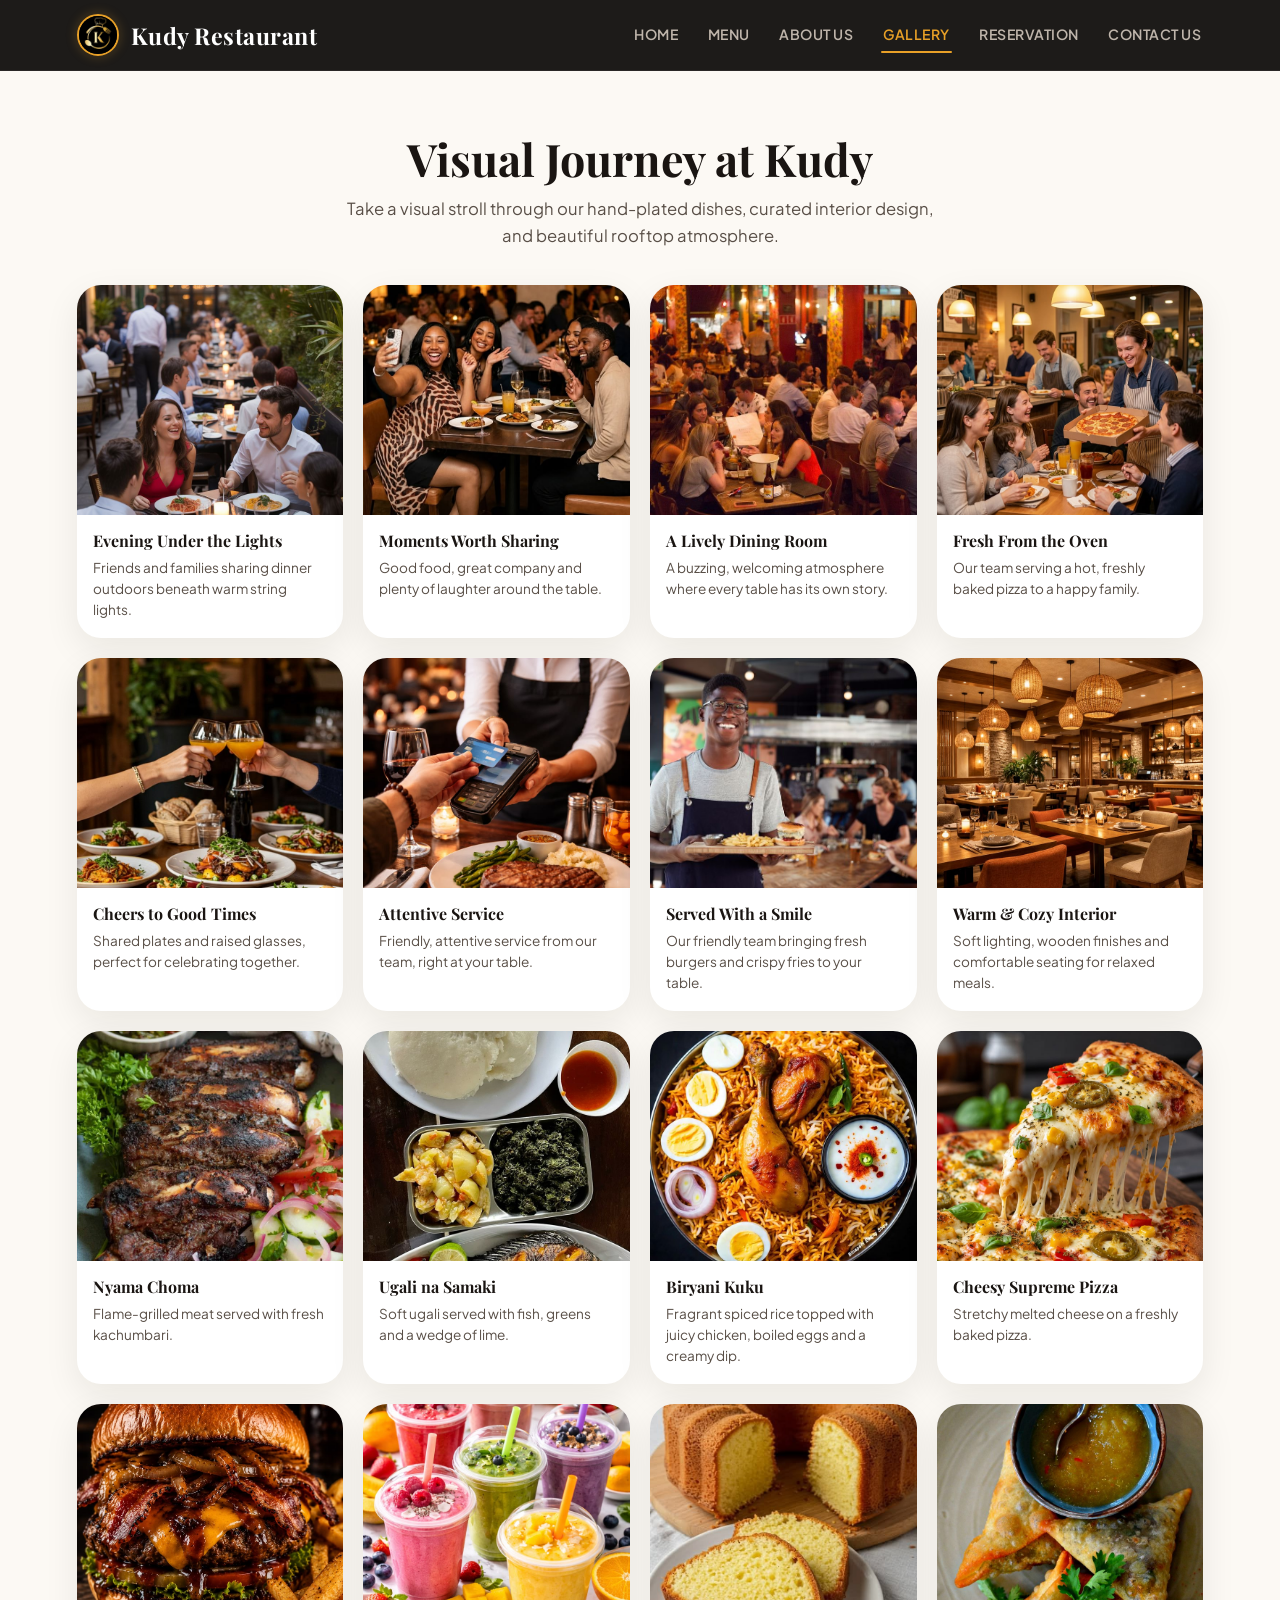
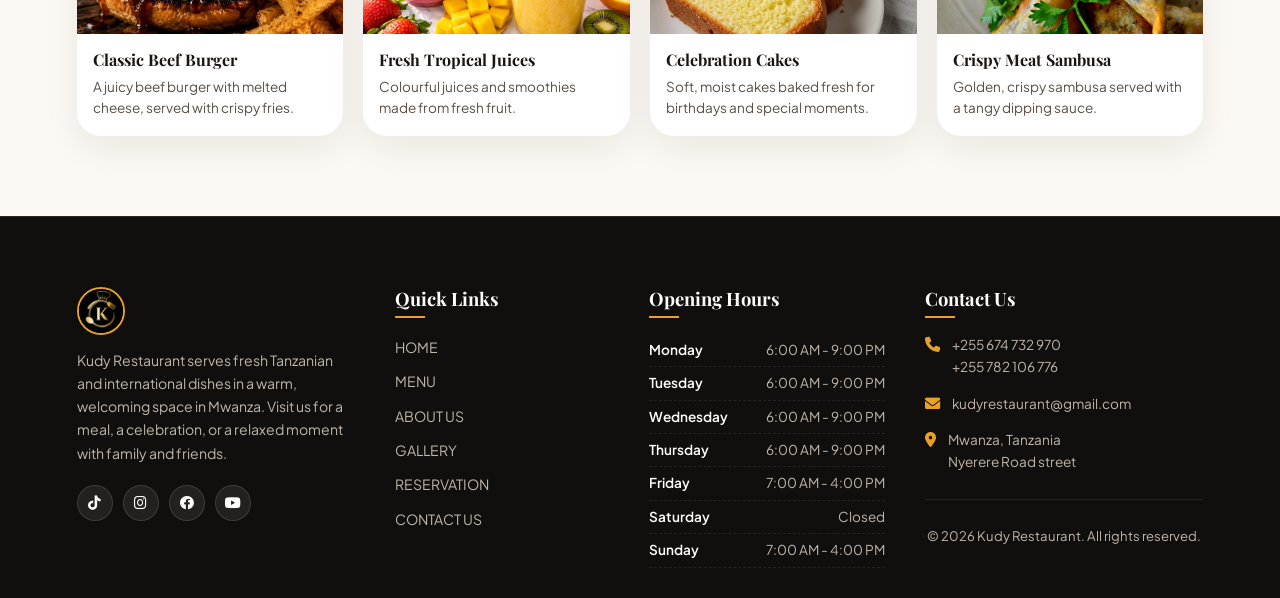
<file: Kudy Restaurant/gallery.html>
<!DOCTYPE html>
<html lang="en">
<head>
    <meta charset="UTF-8">
    <meta name="viewport" content="width=device-width, initial-scale=1.0">
    <link rel="preconnect" href="https://fonts.googleapis.com">
    <link rel="preconnect" href="https://fonts.gstatic.com" crossorigin>
    <link href="https://fonts.googleapis.com/css2?family=Caveat:wght@600;700&family=Playfair+Display:ital,wght@0,600;0,700;0,800;1,600;1,700&family=Plus+Jakarta+Sans:wght@400;500;600;700;800&display=swap" rel="stylesheet">
    <link href="https://cdnjs.cloudflare.com/ajax/libs/font-awesome/6.0.0/css/all.min.css" rel="stylesheet">
    <link rel="stylesheet" href="css/style.css">
    <title>Kudy Restaurant Website</title>
</head> 
<body>
         <!--this is a navigational section that's have a logo and the navigation links--> 
    <header>
        <div class="logo" id="header-logo">
            <a href="index.html">
                <img src="images/logo.jpg" width="100" alt="this is logo image">
                <h1>Kudy Restaurant</h1>
            </a>
        </div>
        <nav id="main-nav">
            <ul>
                <li><a href="index.html" class="nav-link"> HOME </a></li>
                <li><a href="menu.html" class="nav-link"> MENU </a></li>
                <li><a href="about.html" class="nav-link"> ABOUT US </a></li>
                <li><a href="gallery.html" class="nav-link active"> GALLERY </a></li>
                <li><a href="reserve.html" class="nav-link"> RESERVATION </a></li>
                <li><a href="contact.html" class="nav-link"> CONTACT US </a></li>
            </ul>
        </nav>
        <button
            class="mobile-nav-toggle"
            id="mobile-nav-toggle"
            aria-label="Open navigation menu"
            aria-expanded="false"
            aria-controls="main-nav"
            type="button">

            <i class="fas fa-bars"></i>
        </button>
    </header>
    <main>
        <section class="gallery">
            <h1>Visual Journey at Kudy</h1>
            <p>
                Take a visual stroll through our hand-plated dishes, curated interior design, and beautiful rooftop atmosphere.
            </p>
            <div class="gallery-img">
                <div class="gallery-grid">
                    <div class="gallery-card">
                        <img src="images/gallery/pic1.jpg" alt="Guests dining outdoors under string lights at Kudy Restaurant" loading="lazy">
                        <p><strong>Evening Under the Lights</strong>Friends and families sharing dinner outdoors beneath warm string lights.</p>
                    </div>
                    <div class="gallery-card">
                        <img src="images/gallery/pic2.jpg" alt="Friends laughing and taking a selfie at their table" loading="lazy">
                        <p><strong>Moments Worth Sharing</strong>Good food, great company and plenty of laughter around the table.</p>
                    </div>
                    <div class="gallery-card">
                        <img src="images/gallery/pic3.jpg" alt="Busy dining room full of happy guests" loading="lazy">
                        <p><strong>A Lively Dining Room</strong>A buzzing, welcoming atmosphere where every table has its own story.</p>
                    </div>
                    <div class="gallery-card">
                        <img src="images/gallery/pic4.jpg" alt="Waiter serving a fresh pizza to a family" loading="lazy">
                        <p><strong>Fresh From the Oven</strong>Our team serving a hot, freshly baked pizza to a happy family.</p>
                    </div>
                    <div class="gallery-card">
                        <img src="images/gallery/pic5.jpg" alt="Friends toasting over a table of shared dishes" loading="lazy">
                        <p><strong>Cheers to Good Times</strong>Shared plates and raised glasses, perfect for celebrating together.</p>
                    </div>
                    <div class="gallery-card">
                        <img src="images/gallery/pic6.jpg" alt="Waitress attending to a guest with a steak dinner" loading="lazy">
                        <p><strong>Attentive Service</strong>Friendly, attentive service from our team, right at your table.</p>
                    </div>
                    <div class="gallery-card">
                        <img src="images/gallery/pic7.jpg" alt="Smiling waiter carrying a burger and fries" loading="lazy">
                        <p><strong>Served With a Smile</strong>Our friendly team bringing fresh burgers and crispy fries to your table.</p>
                    </div>
                    <div class="gallery-card">
                        <img src="images/gallery/pic8.jpg" alt="Warm, cozy interior of Kudy Restaurant" loading="lazy">
                        <p><strong>Warm & Cozy Interior</strong>Soft lighting, wooden finishes and comfortable seating for relaxed meals.</p>
                    </div>
                    <div class="gallery-card">
                        <img src="images/foods/nyamachoma.jpg" alt="Grilled nyama choma served with fresh kachumbari" loading="lazy">
                        <p><strong>Nyama Choma</strong>Flame-grilled meat served with fresh kachumbari.</p>
                    </div>
                    <div class="gallery-card">
                        <img src="images/foods/ugalisamaki.jpg" alt="Ugali served with fish, greens and lime" loading="lazy">
                        <p><strong>Ugali na Samaki</strong>Soft ugali served with fish, greens and a wedge of lime.</p>
                    </div>
                    <div class="gallery-card">
                        <img src="images/foods/biliyanikuku.jpg" alt="Chicken biryani with boiled eggs and a creamy dip" loading="lazy">
                        <p><strong>Biryani Kuku</strong>Fragrant spiced rice topped with juicy chicken, boiled eggs and a creamy dip.</p>
                    </div>
                    <div class="gallery-card">
                        <img src="images/foods/pizzah.jpg" alt="Cheesy pizza slice being lifted from the pizza" loading="lazy">
                        <p><strong>Cheesy Supreme Pizza</strong>Stretchy melted cheese on a freshly baked pizza.</p>
                    </div>
                    <div class="gallery-card">
                        <img src="images/foods/burger.jpg" alt="Beef burger with melted cheese and fries" loading="lazy">
                        <p><strong>Classic Beef Burger</strong>A juicy beef burger with melted cheese, served with crispy fries.</p>
                    </div>
                    <div class="gallery-card">
                        <img src="images/foods/fresh-juice.jpg" alt="Glasses of colourful fresh fruit juices and smoothies" loading="lazy">
                        <p><strong>Fresh Tropical Juices</strong>Colourful juices and smoothies made from fresh fruit.</p>
                    </div>
                    <div class="gallery-card">
                        <img src="images/foods/cake.jpg" alt="Freshly baked golden cake sliced and served" loading="lazy">
                        <p><strong>Celebration Cakes</strong>Soft, moist cakes baked fresh for birthdays and special moments.</p>
                    </div>
                    <div class="gallery-card">
                        <img src="images/foods/sambusa.jpg" alt="Crispy sambusa served with a dipping sauce" loading="lazy">
                        <p><strong>Crispy Meat Sambusa</strong>Golden, crispy sambusa served with a tangy dipping sauce.</p>
                    </div>
                </div>
            </div>
        </section>
                        <!--footer section-->
        <footer>
            <div class="about">
                <div class="restaurant-logo">
                    <img src="images/logo.jpg" width="100" alt="Kudy Restaurant logo">
                </div>
                <p>Kudy Restaurant serves fresh Tanzanian and international dishes in a warm, welcoming space in Mwanza. Visit us for a meal, a celebration, or a relaxed moment with family and friends.</p>
                <div class="social-links">
                    <a href="https://www.tiktok.com/kudyrestaurant" class="social-icon tiktok" target="_blank">
                                <i class="fab fa-tiktok"></i>
                    </a>
                    <a href="https://www.instagram.com/kudyrestaurant" class="social-icon instagram" target="_blank">
                                <i class="fab fa-instagram"></i>
                    </a>
                    <a href="https://www.facebook.com/kudyrestaurant" class="social-icon facebook" target="_blank">
                                <i class="fab fa-facebook"></i>
                    </a>
                    <a href="https://www.youtube.com/kudyrestaurant" class="social-icon youtube" target="_blank">
                                <i class="fab fa-youtube"></i>
                    </a>
                </div>
            </div>
            <div class="footer-links">
                <h3>Quick Links</h3>
                <ul>
                    <li><a href="index.html" class="nav-link"> HOME </a></li>
                    <li><a href="menu.html" class="nav-link"> MENU </a></li>
                    <li><a href="about.html" class="nav-link"> ABOUT US </a></li>
                    <li><a href="gallery.html" class="nav-link"> GALLERY </a></li>
                    <li><a href="reserve.html" class="nav-link"> RESERVATION </a></li>
                    <li><a href="contact.html" class="nav-link"> CONTACT US </a></li>
                </ul>
            </div>

            <div class="working-days">
                <h3>Opening Hours</h3>

                <div class="opening-day">
                    <span>Monday</span>
                    <span>6:00 AM - 9:00 PM</span>
                </div>

                <div class="opening-day">
                    <span>Tuesday</span>
                    <span>6:00 AM - 9:00 PM</span>
                </div>

                <div class="opening-day">
                    <span>Wednesday</span>
                    <span>6:00 AM - 9:00 PM</span>
                </div>

                <div class="opening-day">
                    <span>Thursday</span>
                    <span>6:00 AM - 9:00 PM</span>
                </div>

                <div class="opening-day">
                    <span>Friday</span>
                    <span>7:00 AM - 4:00 PM</span>
                </div>

                <div class="opening-day">
                    <span>Saturday</span>
                    <span>Closed</span>
                </div>

                <div class="opening-day">
                    <span>Sunday</span>
                    <span>7:00 AM - 4:00 PM</span>
                </div>
            </div>

            <div class="contact-info">
                <h3>Contact Us</h3>
                        <!-- contact items + icons -->
                <div class="contact-item">
                    <div class="contact-icon">
                      <i class="fas fa-phone"></i>
                    </div> 
                    <p><a href="tel:+255674732970">+255 674 732 970</a><br><a href="tel:+255782106776">+255 782 106 776</a></p>
                </div>
                <div class="contact-item">
                    <div class="email-icon">
                      <i class="fas fa-envelope"></i>
                    </div> 
                    <p><a href="mailto:kudyrestaurant@gmail.com">kudyrestaurant@gmail.com</a></p>
                </div>
                <div class="contact-item">
                    <div class="location-icon">
                        <i class="fas fa-location-dot"></i>
                    </div> 
                    <p>Mwanza, Tanzania <br> Nyerere Road street</p>
                </div>
              
                                <!--- copyright info-->
                <div class="copyright">
                    <p>&copy; 2026 Kudy Restaurant. All rights reserved.</p>
                </div>
            </div>
        </footer>
    </main>
    <script src="js/main.js"></script>
</body>
</html>
</file>
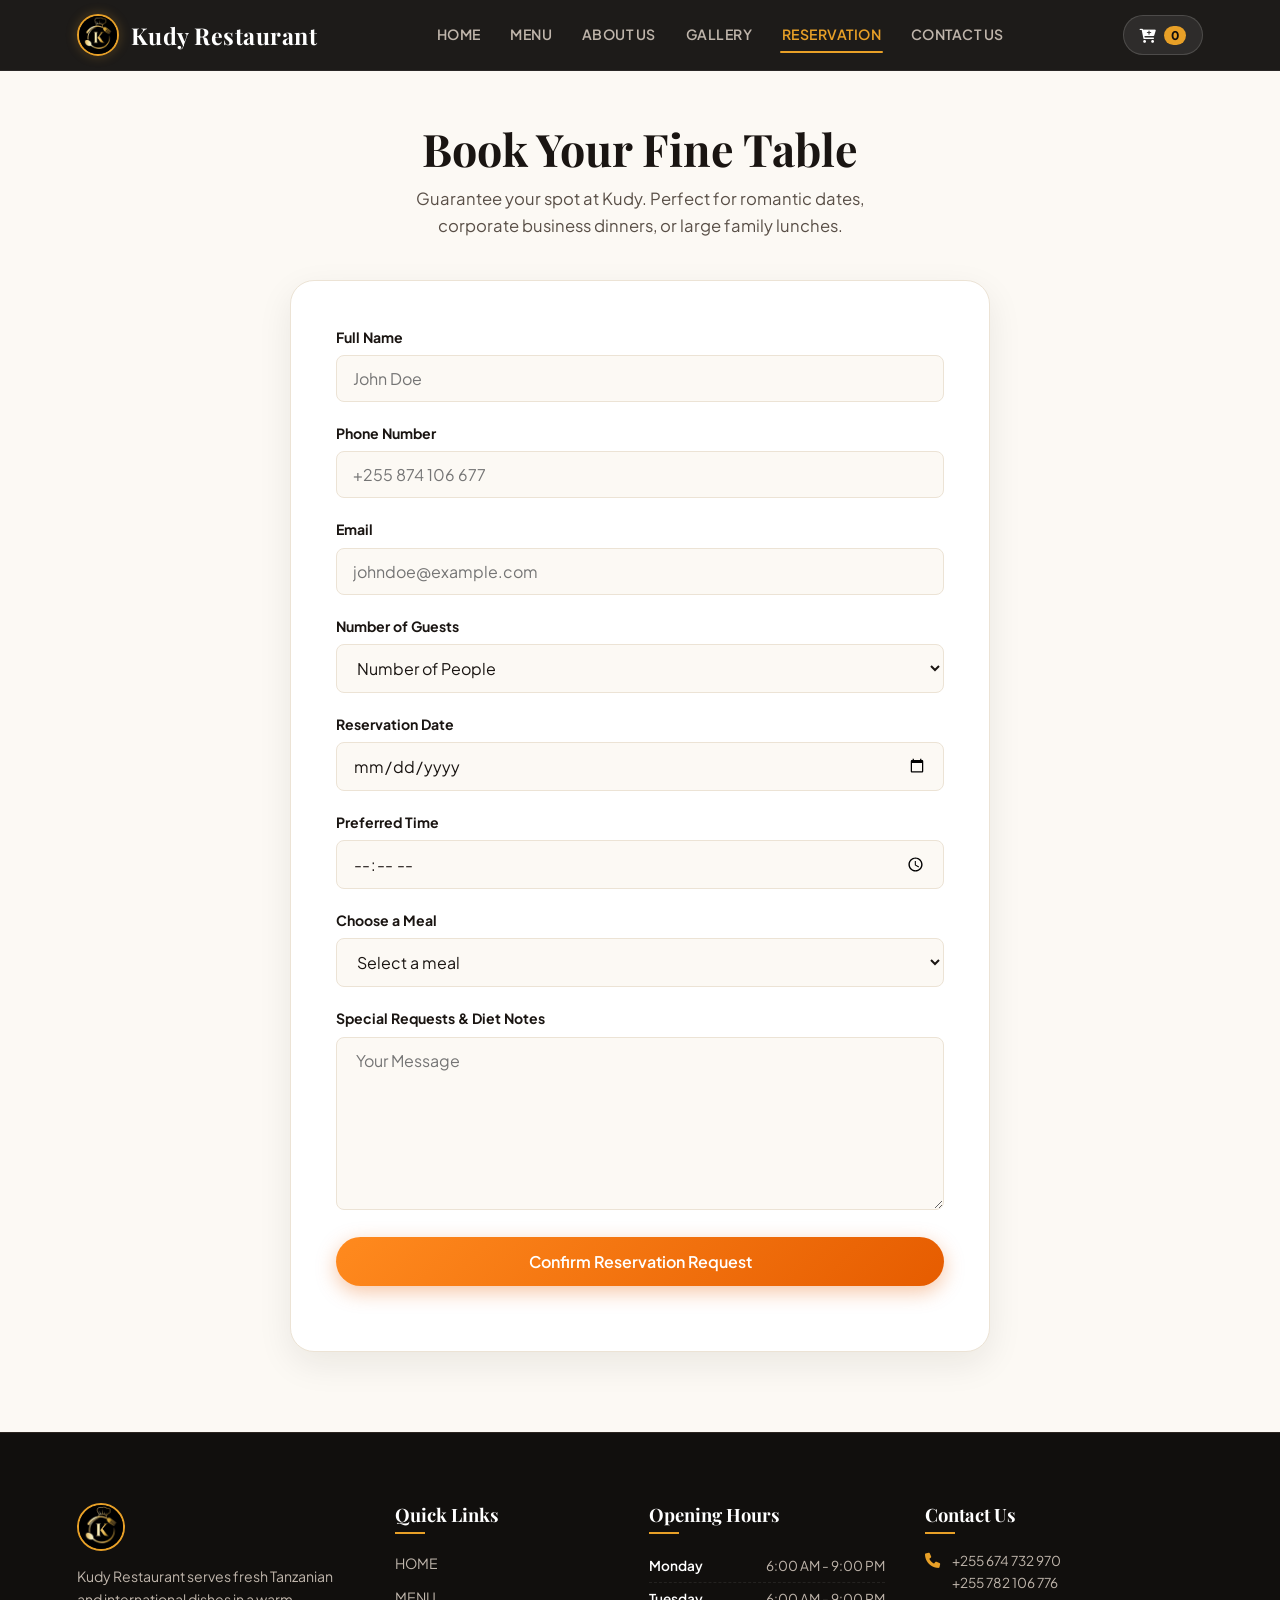
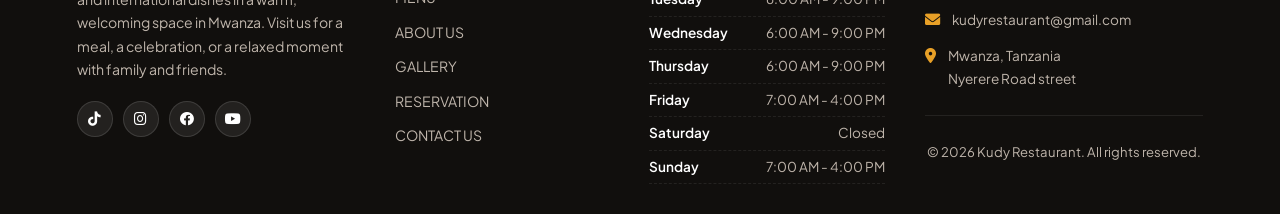
<file: Kudy Restaurant/reserve.html>
<!doctype html>
<html lang="en">
  <head>
    <meta charset="UTF-8" />
    <meta name="viewport" content="width=device-width, initial-scale=1.0" />
    <link rel="preconnect" href="https://fonts.googleapis.com">
    <link rel="preconnect" href="https://fonts.gstatic.com" crossorigin>
    <link href="https://fonts.googleapis.com/css2?family=Caveat:wght@600;700&family=Playfair+Display:ital,wght@0,600;0,700;0,800;1,600;1,700&family=Plus+Jakarta+Sans:wght@400;500;600;700;800&display=swap" rel="stylesheet">
    <link
      href="https://cdnjs.cloudflare.com/ajax/libs/font-awesome/6.0.0/css/all.min.css"
      rel="stylesheet"
    />
    <link rel="stylesheet" href="css/style.css" />
    <title>Kudy Restaurant Website</title>
  </head> 
  <body>
    <!--this is a navigational section that's have a logo and the navigation links--> 
    <header>
      <div class="logo" id="header-logo">
        <a href="index.html">
          <img src="images/logo.jpg" width="100" alt="this is logo image" />
          <h1>Kudy Restaurant</h1>
        </a>
      </div>
      <nav id="main-nav">
        <ul>
          <li><a href="index.html" class="nav-link"> HOME </a></li>
          <li><a href="menu.html" class="nav-link"> MENU </a></li>
          <li><a href="about.html" class="nav-link"> ABOUT US </a></li>
          <li><a href="gallery.html" class="nav-link"> GALLERY </a></li>
          <li><a href="reserve.html" class="nav-link active"> RESERVATION </a></li>
          <li><a href="contact.html" class="nav-link"> CONTACT US </a></li>
        </ul>
      </nav>
      <button class="Cart-btn">
        <span class="cart-icon">
          <i class="fa fa-cart-plus" aria-hidden="true"></i>
        </span>
        <span class="cart-count">0</span>
      </button>
      <button
            class="mobile-nav-toggle"
            id="mobile-nav-toggle"
            aria-label="Open navigation menu"
            aria-expanded="false"
            aria-controls="main-nav"
            type="button">

            <i class="fas fa-bars"></i>
        </button>
    </header>
    <main>
      <h1>Book Your Fine Table</h1>
      <p>
        Guarantee your spot at Kudy. Perfect for romantic dates, corporate
        business dinners, or large family lunches.
      </p>

        <section class="reserve-form">
            <div class="container">
            <div class="contact-form-wrapper">
                        <form action="https://formspree.io/f/xnpnglka"  id="reservationForm" class="reservation-form" method="POST">
                <div class="form-group">
                    <label for="name"> Full Name </label>
                    <input
                    type="text"
                    id="name"
                    name="name"
                    placeholder="John Doe"
                    required
                    />
                </div>
                <div class="form-group">
                    <label for="phone-number"> Phone Number </label>
                    <input
                    type="tel"
                    id="phone-number"
                    name="phone-number"
                    placeholder="+255 874 106 677"
                    required
                    />
                </div>
                <div class="form-group">
                    <label for="email"> Email </label>
                    <input
                    type="email"
                    id="email"
                    name="email"
                    placeholder="johndoe@example.com"
                    required
                    />
                </div>
                <div class="form-group">
                    <label for="guests"> Number of Guests</label>
                    <select id="guests" name="guests" required>
                    <option value="">Number of People</option>
                    <option value="1">1 Person</option>
                    <option value="2">2 People</option>
                    <option value="3">3 People</option>
                    <option value="4">4 People</option>
                    <option value="5">5 People</option>
                    <option value="6">6+ People</option>
                    </select>
                </div>
                <div class="form-group">
                    <label for="date"> Reservation Date </label>
                    <input type="date" id="date" name="date" required />
                </div>
                <div class="form-group">
                    <label for="time"> Preferred Time </label>
                    <input type="time" id="time" name="time" required />
                </div>
                <div class="form-group">
                    <label for="meal"> Choose a Meal </label>
                    <select id="meal" name="meal" required>
                    <option value="" selected disabled>Select a meal</option>
                    <option value="breakfast">Breakfast</option>
                    <option value="lunch">Lunch</option>
                    <option value="dinner">Dinner</option>
                    </select>
                </div>

                <div class="form-group">
                    <label for="message"> Special Requests & Diet Notes </label>
                    <textarea
                    name="message"
                    id="message"
                    placeholder=" Your Message"
                    rows="7"
                    required
                    ></textarea>
                </div>
                <div class="form-group">
                    <button type="submit">Confirm Reservation Request</button>
                </div>
                </form>
            </div>
            </div>
        </section>
                         <!--footer section-->
        <footer>
            <div class="about">
                <div class="restaurant-logo">
                    <img src="images/logo.jpg" width="100" alt="Kudy Restaurant logo">
                </div>
                <p>Kudy Restaurant serves fresh Tanzanian and international dishes in a warm, welcoming space in Mwanza. Visit us for a meal, a celebration, or a relaxed moment with family and friends.</p>
                <div class="social-links">
                    <a href="https://www.tiktok.com/kudyrestaurant" class="social-icon tiktok" target="_blank">
                                <i class="fab fa-tiktok"></i>
                    </a>
                    <a href="https://www.instagram.com/kudyrestaurant" class="social-icon instagram" target="_blank">
                                <i class="fab fa-instagram"></i>
                    </a>
                    <a href="https://www.facebook.com/kudyrestaurant" class="social-icon facebook" target="_blank">
                                <i class="fab fa-facebook"></i>
                    </a>
                    <a href="https://www.youtube.com/kudyrestaurant" class="social-icon youtube" target="_blank">
                                <i class="fab fa-youtube"></i>
                    </a>
                </div>
            </div>
            <div class="footer-links">
                <h3>Quick Links</h3>
                <ul>
                    <li><a href="index.html" class="nav-link"> HOME </a></li>
                    <li><a href="menu.html" class="nav-link"> MENU </a></li>
                    <li><a href="about.html" class="nav-link"> ABOUT US </a></li>
                    <li><a href="gallery.html" class="nav-link"> GALLERY </a></li>
                    <li><a href="reserve.html" class="nav-link"> RESERVATION </a></li>
                    <li><a href="contact.html" class="nav-link"> CONTACT US </a></li>
                </ul>
            </div>

            <div class="working-days">
                <h3>Opening Hours</h3>

                <div class="opening-day">
                    <span>Monday</span>
                    <span>6:00 AM - 9:00 PM</span>
                </div>

                <div class="opening-day">
                    <span>Tuesday</span>
                    <span>6:00 AM - 9:00 PM</span>
                </div>

                <div class="opening-day">
                    <span>Wednesday</span>
                    <span>6:00 AM - 9:00 PM</span>
                </div>

                <div class="opening-day">
                    <span>Thursday</span>
                    <span>6:00 AM - 9:00 PM</span>
                </div>

                <div class="opening-day">
                    <span>Friday</span>
                    <span>7:00 AM - 4:00 PM</span>
                </div>

                <div class="opening-day">
                    <span>Saturday</span>
                    <span>Closed</span>
                </div>

                <div class="opening-day">
                    <span>Sunday</span>
                    <span>7:00 AM - 4:00 PM</span>
                </div>
            </div>

            <div class="contact-info">
                <h3>Contact Us</h3>
                        <!-- contact items + icons -->
                <div class="contact-item">
                    <div class="contact-icon">
                      <i class="fas fa-phone"></i>
                    </div> 
                    <p><a href="tel:+255674732970">+255 674 732 970</a><br><a href="tel:+255782106776">+255 782 106 776</a></p>
                </div>
                <div class="contact-item">
                    <div class="email-icon">
                      <i class="fas fa-envelope"></i>
                    </div> 
                    <p><a href="mailto:kudyrestaurant@gmail.com">kudyrestaurant@gmail.com</a></p>
                </div>
                <div class="contact-item">
                    <div class="location-icon">
                        <i class="fas fa-location-dot"></i>
                    </div> 
                    <p>Mwanza, Tanzania <br> Nyerere Road street</p>
                </div>
              
                                <!--- copyright info-->
                <div class="copyright">
                    <p>&copy; 2026 Kudy Restaurant. All rights reserved.</p>
                </div>
            </div>
        </footer>
    </main>
    <script src="js/main.js"></script>
  </body>
</html>
</file>
<file: Kudy Restaurant/css/style.css>
/* ==========================================================================
   KUDY RESTAURANT - LUXURY DESIGN SYSTEM (FLAVORO THEME)
   Fully Responsive for All Devices (Mobile, Tablet, Desktop, Wide Screens)
   Interactive: Mobile Menu, WhatsApp Floating Widget, Lightbox, Feedback Modal
   ========================================================================== */

/* --- CSS Variables & Design Tokens --- */
:root {
    --bg-dark: #110f0d;
    --bg-dark-surface: #1a1714;
    --bg-dark-card: #221d19;
    --bg-light: #fcf9f4;
    --bg-light-alt: #f5efe6;
    --bg-white: #ffffff;

    --primary: #f2720c;
    --primary-hover: #d95f00;
    --primary-gradient: linear-gradient(135deg, #ff8a1e 0%, #e65c00 100%);
    --gold: #e8a027;
    --gold-glow: rgba(232, 160, 39, 0.25);
    --light: #f1b93e;

    --whatsapp-green: #25d366;
    --whatsapp-hover: #1ebd5a;

    --text-dark: #1a1512;
    --text-body: #594f47;
    --text-muted: #8c7f74;
    --text-light: #ffffff;
    --text-light-muted: #bfb5ab;

    --border-light: #ece3d5;
    --border-dark: #2c2520;

    --font-heading: "Playfair Display", Georgia, serif;
    --font-body:
        "Plus Jakarta Sans", -apple-system, BlinkMacSystemFont, sans-serif;
    --font-script: "Caveat", cursive;

    --radius-sm: 8px;
    --radius-md: 16px;
    --radius-lg: 24px;
    --radius-pill: 9999px;

    --shadow-soft: 0 10px 30px rgba(0, 0, 0, 0.05);
    --shadow-card: 0 12px 35px rgba(28, 20, 15, 0.08);
    --shadow-hover: 0 18px 40px rgba(242, 114, 12, 0.18);
    --transition: all 0.3s cubic-bezier(0.25, 0.8, 0.25, 1);
}

/* --- Global Reset & Fluid Base --- */
*,
*::before,
*::after {
    box-sizing: border-box;
    margin: 0;
    padding: 0;
}

html {
    scroll-behavior: smooth;
    font-size: 16px;
}

body {
    font-family: var(--font-body);
    color: var(--text-body);
    background-color: var(--bg-light);
    line-height: 1.65;
    overflow-x: hidden;
    width: 100%;
    -webkit-font-smoothing: antialiased;
}

img {
    max-width: 100%;
    height: auto;
    display: block;
}

a {
    text-decoration: none;
    color: inherit;
    transition: var(--transition);
}

ul {
    list-style: none;
}

button,
input,
select,
textarea {
    font-family: inherit;
    font-size: 1rem;
}

/* --- Typography Helper Classes --- */
.script-tag {
    font-family: var(--font-script);
    color: var(--gold);
    font-size: clamp(1.3rem, 2.5vw, 1.7rem);
    display: inline-block;
    letter-spacing: 0.5px;
    font-weight: 700;
}

.script-accent {
    font-family: var(--font-script);
    color: var(--primary);
    font-weight: 700;
    font-size: 1.15em;
}

h1,
h2,
h3,
h4 {
    font-family: var(--font-heading);
    color: var(--text-dark);
    font-weight: 700;
    line-height: 1.25;
}

/* --- Buttons --- */
.btn,
.hero-btn button,
.add-btn,
.Cart-btn,
.checkout,
.reserve-form button {
    cursor: pointer;
    border-radius: var(--radius-pill);
    font-weight: 600;
    transition: var(--transition);
    display: inline-flex;
    align-items: center;
    justify-content: center;
    gap: 8px;
    border: none;
    outline: none;
    min-height: 46px;
}

.btn-primary,
.hero-btn button:first-child,
.reserve-form button {
    background: var(--primary-gradient);
    color: var(--text-light);
    box-shadow: 0 6px 20px rgba(230, 92, 0, 0.35);
    padding: 13px 28px;
    font-size: 0.95rem;
}

.btn-primary:hover,
.hero-btn button:first-child:hover,
.reserve-form button:hover {
    transform: translateY(-2px);
    box-shadow: 0 10px 25px rgba(230, 92, 0, 0.5);
    background: linear-gradient(135deg, #ff9838 0%, #f2680c 100%);
}

.btn-outline,
.hero-btn button:last-child {
    background: rgba(255, 255, 255, 0.08);
    color: var(--text-light);
    border: 1px solid rgba(255, 255, 255, 0.25);
    backdrop-filter: blur(8px);
    padding: 13px 28px;
    font-size: 0.95rem;
}

.btn-outline:hover,
.hero-btn button:last-child:hover {
    background: rgba(255, 255, 255, 0.18);
    border-color: rgba(255, 255, 255, 0.5);
    transform: translateY(-2px);
    color: var(--text-light);
}

/* ==========================================================================
   HEADER & NAVIGATION
   ========================================================================== */
header {
    background: rgba(17, 15, 13, 0.95);
    backdrop-filter: blur(12px);
    border-bottom: 1px solid rgba(255, 255, 255, 0.06);
    position: sticky;
    top: 0;
    z-index: 1000;
    display: flex;
    align-items: center;
    justify-content: space-between;
    padding: 14px 6%;
    gap: 15px;
    transition: var(--transition);
}

header .logo a {
    display: flex;
    align-items: center;
    gap: 12px;
}

header .logo img {
    width: 42px;
    height: 42px;
    border-radius: 50%;
    object-fit: cover;
    border: 2px solid var(--gold);
    box-shadow: 0 0 12px var(--gold-glow);
}

header .logo h1 {
    font-family: var(--font-heading);
    font-size: clamp(1.15rem, 2vw, 1.45rem);
    color: var(--text-light);
    letter-spacing: 0.5px;
    white-space: nowrap;
}

nav {
    display: flex;
    align-items: center;
}

nav ul {
    display: flex;
    align-items: center;
    gap: clamp(12px, 2vw, 28px);
}

nav ul li a.nav-link {
    font-size: clamp(0.78rem, 1.1vw, 0.88rem);
    font-weight: 600;
    color: var(--text-light-muted);
    letter-spacing: 0.5px;
    position: relative;
    padding: 6px 2px;
    display: inline-block;
    white-space: nowrap;
}

nav ul li a.nav-link:hover,
nav ul li a.nav-link.active {
    color: var(--gold);
}

nav ul li a.nav-link::after {
    content: "";
    position: absolute;
    bottom: 0;
    left: 0;
    width: 0;
    height: 2px;
    background: var(--gold);
    transition: var(--transition);
    border-radius: 2px;
}

nav ul li a.nav-link:hover::after,
nav ul li a.nav-link.active::after {
    width: 100%;
}

.header-right-actions {
    display: flex;
    align-items: center;
    gap: 12px;
}

.Cart-btn {
    background: rgba(255, 255, 255, 0.08);
    border: 1px solid rgba(255, 255, 255, 0.15);
    color: var(--text-light);
    padding: 8px 16px;
    border-radius: var(--radius-pill);
    gap: 8px;
    font-size: 0.9rem;
    white-space: nowrap;
    min-height: 40px;
}

.Cart-btn:hover {
    background: var(--primary);
    border-color: var(--primary);
    transform: translateY(-2px);
}

.cart-count {
    background: var(--gold);
    color: var(--bg-dark);
    font-size: 0.75rem;
    font-weight: 800;
    padding: 2px 7px;
    border-radius: 12px;
}

/* Mobile Nav Toggle Button */
.mobile-nav-toggle {
    display: none;
    background: rgba(255, 255, 255, 0.08);
    border: 1px solid rgba(255, 255, 255, 0.15);
    color: var(--text-light);
    width: 42px;
    height: 42px;
    border-radius: var(--radius-sm);
    font-size: 1.2rem;
    cursor: pointer;
    align-items: center;
    justify-content: center;
    transition: var(--transition);
}

.mobile-nav-toggle:hover {
    background: var(--primary);
    border-color: var(--primary);
}

/* ==========================================================================
   HERO SECTION (Luxury Dark Ambiance)
   ========================================================================== */
.hero {
    background: radial-gradient(
        circle at 75% 30%,
        #2a2018 0%,
        #171310 50%,
        #110f0d 100%
    );
    color: var(--text-light);
    padding: clamp(40px, 7vw, 80px) 6% clamp(50px, 8vw, 90px) 6%;
    position: relative;
    overflow: hidden;
}

.hero::after {
    content: "";
    position: absolute;
    bottom: 0;
    left: 0;
    width: 100%;
    height: 35px;
    background: var(--bg-light);
    clip-path: ellipse(55% 100% at 50% 100%);
}

.hero-title {
    max-width: 650px;
    margin-bottom: 25px;
}

.hero-title > p:first-child {
    font-family: var(--font-script);
    color: var(--gold);
    font-size: clamp(1.4rem, 2.5vw, 1.9rem);
    font-weight: 700;
    margin-bottom: 8px;
    display: inline-block;
}

.hero-title h1 {
    font-size: clamp(2.1rem, 5.5vw, 3.5rem);
    color: var(--text-light);
    line-height: 1.15;
    margin-bottom: 16px;
}

.hero-title h1 em {
    font-family: var(--font-script);
    color: var(--primary);
    font-style: normal;
    font-weight: 700;
    font-size: 1.1em;
}

.hero-title > p:last-child {
    color: var(--text-light-muted);
    font-size: clamp(0.92rem, 1.3vw, 1.05rem);
    max-width: 520px;
    line-height: 1.6;
}

.hero-btn {
    display: flex;
    align-items: center;
    gap: 14px;
    margin-bottom: 35px;
    flex-wrap: wrap;
}

/* 3 Feature Badges from Flavoro design */
.hero-features {
    display: flex;
    flex-wrap: wrap;
    gap: clamp(14px, 2.5vw, 24px);
    margin-bottom: 40px;
}

.hero-feature-item {
    display: flex;
    align-items: center;
    gap: 10px;
}

.hero-feature-item i {
    width: 38px;
    height: 38px;
    border-radius: 50%;
    background: rgba(232, 160, 39, 0.15);
    color: var(--gold);
    border: 1px solid rgba(232, 160, 39, 0.3);
    display: flex;
    align-items: center;
    justify-content: center;
    font-size: 0.95rem;
    flex-shrink: 0;
}

.hero-feature-item .feat-text h5 {
    font-size: 0.88rem;
    font-weight: 700;
    color: var(--text-light);
    font-family: var(--font-body);
}

.hero-feature-item .feat-text p {
    font-size: 0.78rem;
    color: var(--text-light-muted);
}

.food-menu {
    display: grid;
    grid-template-columns: repeat(4, 1fr);
    gap: 16px;
    max-width: 800px;
    width: 100%;
}

.food-menu img {
    width: 100%;
    height: 130px;
    object-fit: cover;
    border-radius: var(--radius-md);
    border: 2px solid rgba(255, 255, 255, 0.1);
    box-shadow: 0 8px 24px rgba(0, 0, 0, 0.4);
    transition: var(--transition);
}

.food-menu img:hover {
    transform: translateY(-6px) scale(1.03);
    border-color: var(--gold);
}

/* ==========================================================================
   OFFERINGS / ABOUT SECTION
   ========================================================================== */
.offering-section {
    padding: clamp(50px, 7vw, 80px) 6%;
    background-color: var(--bg-light);
    text-align: center;
}

.offerings-title {
    font-size: clamp(1.8rem, 3.5vw, 2.4rem);
    margin-bottom: 40px;
    position: relative;
    display: inline-block;
}

.offerings-title::after {
    content: "Our Special Features";
    display: block;
    font-family: var(--font-script);
    color: var(--primary);
    font-size: clamp(1.1rem, 2vw, 1.4rem);
    margin-top: 4px;
}

.steps-container {
    display: grid;
    grid-template-columns: 1fr auto 1fr auto 1fr auto 1fr;
    align-items: center;
    gap: 12px;
    margin-bottom: 60px;
    width: 100%;
}

.step-item {
    background: var(--bg-white);
    padding: clamp(20px, 3vw, 32px) clamp(16px, 2vw, 22px);
    border-radius: var(--radius-lg);
    box-shadow: var(--shadow-card);
    border: 1px solid var(--border-light);
    transition: var(--transition);
    display: flex;
    flex-direction: column;
    align-items: center;
    height: 100%;
}

.step-item:hover {
    transform: translateY(-8px);
    box-shadow: var(--shadow-hover);
    border-color: rgba(242, 114, 12, 0.3);
}

.image-circle {
    width: 76px;
    height: 76px;
    border-radius: 50%;
    background: #fff5eb;
    display: flex;
    align-items: center;
    justify-content: center;
    margin-bottom: 16px;
    border: 2px dashed rgba(242, 114, 12, 0.4);
}

.image-circle img {
    width: 58px;
    height: 58px;
    border-radius: 50%;
    object-fit: cover;
}

.step-title {
    font-size: 1.2rem;
    margin-bottom: 8px;
    color: var(--text-dark);
}

.step-description {
    font-size: 0.88rem;
    color: var(--text-body);
    line-height: 1.55;
}

.arrow {
    font-size: 1.5rem;
    color: var(--gold);
    opacity: 0.7;
}

/* ==========================================================================
   TESTIMONIALS SECTION
   ========================================================================== */
.testimony-ratings {
    padding: 30px 0 10px 0;
}

.testimony-ratings > h3 {
    font-size: clamp(1.8rem, 3.5vw, 2.3rem);
    margin-bottom: 35px;
}

.testimony-ratings > h3 i {
    font-style: normal;
    font-family: var(--font-heading);
}

.rating-grid {
    display: grid;
    grid-template-columns: repeat(auto-fill, minmax(260px, 1fr));
    gap: 22px;
    text-align: left;
    width: 100%;
}

.rating-card {
    background: var(--bg-white);
    padding: 24px;
    border-radius: var(--radius-lg);
    box-shadow: var(--shadow-card);
    border: 1px solid var(--border-light);
    transition: var(--transition);
    display: flex;
    flex-direction: column;
}

.rating-card:hover {
    transform: translateY(-6px);
    box-shadow: var(--shadow-hover);
}

.rating-card img {
    width: 60px;
    height: 60px;
    border-radius: 50%;
    object-fit: cover;
    margin-bottom: 12px;
    border: 2px solid var(--gold);
}

.rating-card h3 {
    font-size: 1.1rem;
    margin-bottom: 4px;
}

.rating-card span {
    color: #ffb703;
    font-size: 0;
    margin-bottom: 10px;
}

.rating-card span::before {
    content: "★★★★★";
    font-size: 1rem;
    letter-spacing: 2px;
}

.rating-card p {
    font-size: 0.88rem;
    color: var(--text-body);
    line-height: 1.6;
}

/* ==========================================================================
   RESERVATION BANNER (Floating Luxury Dark CTA)
   ========================================================================== */
.reserve-banner-section {
    padding: 0 6% clamp(40px, 6vw, 60px) 6%;
}

.main-content > .reserve-banner-section {
    /* .main-content is a 2-column grid on desktop (cart column = 0px),
       so without this the banner lands in the hidden 0px column */
    grid-column: 1 / -1;
}

.reserve-banner {
    background: radial-gradient(
        circle at right center,
        #261d17 0%,
        #171310 60%,
        #110f0d 100%
    );
    border: 1px solid var(--border-dark);
    border-radius: var(--radius-lg);
    padding: clamp(25px, 4vw, 40px) clamp(20px, 4vw, 50px);
    display: flex;
    align-items: center;
    justify-content: space-between;
    gap: 24px;
    box-shadow: var(--shadow-card);
    position: relative;
    overflow: hidden;
    flex-wrap: wrap;
}

.reserve-banner-left {
    display: flex;
    align-items: center;
    gap: 18px;
}

.reserve-banner-left .banner-icon {
    width: clamp(48px, 6vw, 60px);
    height: clamp(48px, 6vw, 60px);
    border-radius: var(--radius-md);
    background: rgba(230, 92, 0, 0.15);
    border: 1px solid rgba(230, 92, 0, 0.3);
    color: var(--primary);
    display: flex;
    align-items: center;
    justify-content: center;
    font-size: clamp(1.3rem, 2vw, 1.8rem);
    flex-shrink: 0;
}

.reserve-banner-content h4 {
    font-family: var(--font-script);
    color: var(--gold);
    font-size: clamp(1.1rem, 2vw, 1.4rem);
    margin-bottom: 2px;
}

.reserve-banner-content h3 {
    font-size: clamp(1.3rem, 2.5vw, 1.85rem);
    color: var(--text-light);
    margin-bottom: 4px;
}

.reserve-banner-content p {
    color: var(--text-light-muted);
    font-size: clamp(0.82rem, 1.2vw, 0.9rem);
}

/* ==========================================================================
   MENU CONTROLS & DISH CARDS
   ========================================================================== */
.menu-section {
    padding: clamp(35px, 5vw, 55px) 6% clamp(50px, 7vw, 80px) 6%;
    background-color: var(--bg-light);
    text-align: center;
}

.menu-section h2 {
    font-size: clamp(2rem, 4.5vw, 2.8rem);
    margin-bottom: 6px;
}

.menu-section > p {
    font-family: var(--font-script);
    color: var(--primary);
    font-size: clamp(1.2rem, 2vw, 1.5rem);
    font-weight: 700;
    margin-bottom: 25px;
}

.menu-controls {
    display: flex;
    flex-direction: column;
    align-items: center;
    gap: 18px;
    margin-bottom: 40px;
    width: 100%;
}

.search-box {
    position: relative;
    width: 100%;
    max-width: 520px;
}

.search-box i {
    position: absolute;
    left: 20px;
    top: 50%;
    transform: translateY(-50%);
    color: var(--text-muted);
    font-size: 1rem;
    pointer-events: none;
}

.search-box input[type="search"] {
    width: 100%;
    padding: 13px 20px 13px 50px;
    border: 1.5px solid var(--border-light);
    border-radius: var(--radius-pill);
    font-size: 0.95rem;
    outline: none;
    transition: var(--transition);
    background-color: var(--bg-white);
    box-shadow: var(--shadow-soft);
}

.search-box input[type="search"]:focus {
    border-color: var(--primary);
    box-shadow: 0 0 0 4px rgba(242, 114, 12, 0.15);
}

.filter-tabs {
    display: flex;
    flex-wrap: wrap;
    justify-content: center;
    gap: 8px;
    width: 100%;
}

.filter-tabs input[type="radio"] {
    position: absolute;
    opacity: 0;
    pointer-events: none;
}

.filter-btn {
    display: inline-flex;
    align-items: center;
    gap: 8px;
    padding: 9px 18px;
    border: 1.5px solid var(--border-light);
    border-radius: var(--radius-pill);
    background-color: var(--bg-white);
    color: var(--text-dark);
    font-size: 0.88rem;
    font-weight: 600;
    cursor: pointer;
    transition: var(--transition);
    box-shadow: var(--shadow-soft);
    white-space: nowrap;
}

.filter-btn:hover {
    border-color: var(--primary);
    color: var(--primary);
    transform: translateY(-2px);
}

.filter-tabs input[type="radio"]:checked + .filter-btn {
    background: var(--primary-gradient);
    border-color: transparent;
    color: var(--text-light);
    box-shadow: 0 6px 18px rgba(242, 114, 12, 0.35);
}

/* Pure CSS Dynamic Filter Selectors */
.menu-section:has(#filter-breakfast:checked) .menu-card:not(.breakfast),
.menu-section:has(#filter-lunch:checked) .menu-card:not(.lunch),
.menu-section:has(#filter-dinner:checked) .menu-card:not(.dinner),
.menu-section:has(#filter-drinks:checked) .menu-card:not(.drinks),
.menu-section:has(#filter-snacks:checked) .menu-card:not(.snacks) {
    display: none;
}

/* Menu Grid */
.menu-grid {
    display: grid;
    grid-template-columns: repeat(auto-fill, minmax(250px, 1fr));
    gap: clamp(16px, 2.5vw, 26px);
    width: 100%;
    text-align: left;
}

.menu-card {
    background: var(--bg-white);
    border-radius: var(--radius-lg);
    padding: 16px;
    box-shadow: var(--shadow-card);
    border: 1px solid var(--border-light);
    transition: var(--transition);
    display: flex;
    flex-direction: column;
    position: relative;
    width: 100%;
}

.menu-card:hover {
    transform: translateY(-7px);
    box-shadow: var(--shadow-hover);
    border-color: rgba(242, 114, 12, 0.3);
}

.menu-card img {
    width: 100%;
    height: 175px;
    object-fit: cover;
    border-radius: var(--radius-md);
    margin-bottom: 14px;
    transition: var(--transition);
}

.menu-card:hover img {
    transform: scale(1.02);
}

.menu-card h4 {
    font-size: 1.12rem;
    margin-bottom: 4px;
    color: var(--text-dark);
}

.menu-card span {
    font-size: 1.05rem;
    font-weight: 800;
    color: var(--primary);
    margin-bottom: 14px;
    display: block;
}

.menu-card .add-btn {
    margin-top: auto;
    width: 100%;
    padding: 10px;
    background: #fff5eb;
    color: var(--primary);
    border: 1.5px solid rgba(242, 114, 12, 0.3);
    border-radius: var(--radius-pill);
    font-size: 0.88rem;
    font-weight: 700;
}

.menu-card .add-btn:hover {
    background: var(--primary-gradient);
    color: var(--text-light);
    border-color: transparent;
    box-shadow: 0 4px 14px rgba(242, 114, 12, 0.35);
}

/* =========================================================
   CART + MENU DESKTOP LAYOUT
   ========================================================= */

@media (min-width: 601px) {
    /* =========================================
       MAIN CONTENT
       ========================================= */

    .main-content {
        display: grid;
        grid-template-columns: minmax(0, 1fr) 0;
        gap: 0;
        align-items: start;
        transition: grid-template-columns 0.35s ease;
    }

    /* =========================================
       MENU
       ========================================= */

    .main-content .menu-section {
        min-width: 0;
        width: 100%;
    }

    /* =========================================
       CART CLOSED
       ========================================= */

    .main-content > aside.cart {
        width: 0;
        min-width: 0;
        height: calc(100vh - 90px);
        overflow: hidden;
        opacity: 0;
        transform: translateX(30px);
        transition:
            width 0.35s ease,
            opacity 0.25s ease,
            transform 0.35s ease;
        box-shadow: none;
        background: #ffffff;
        border-radius: 0;
    }

    /* =========================================
       CART OPEN
       ========================================= */

    .main-content:has(aside.cart.cart-open) {
        grid-template-columns: minmax(0, 1fr) 380px;

        gap: 20px;
    }

    .main-content:has(aside.cart.cart-open) > aside.cart {
        width: 380px;
        opacity: 1;
        transform: translateX(0);
        overflow: hidden;
        position: sticky;
        top: 90px;
        height: calc(100vh - 110px);
        display: flex;
        flex-direction: column;
        flex-shrink: 0;
        z-index: 10;
        box-shadow: -5px 0 20px rgba(0, 0, 0, 0.1);
    }

    /* =========================================
       CART HEADER
       ========================================= */

    aside.cart h4 {
        flex-shrink: 0;
        margin: 0;
        padding: 22px 25px;
        display: flex;
        justify-content: space-between;
        align-items: center;
        border-bottom: 1px solid #ddd;
        background: #ffffff;
        font-size: 20px;
    }

    /* =========================================
       CART ITEMS
       ONLY THIS PART SCROLLS
       ========================================= */

    aside.cart .cart-items {
        flex: 1;
        min-height: 0;
        overflow-y: auto;
        padding: 20px 25px;
        display: flex;
        flex-direction: column;
        gap: 15px;
    }

    /* Scrollbar */

    aside.cart .cart-items::-webkit-scrollbar {
        width: 6px;
    }

    aside.cart .cart-items::-webkit-scrollbar-thumb {
        background: #bbb;
        border-radius: 10px;
    }

    /* =========================================
       CART ITEM
       ========================================= */

    aside.cart .cart-item {
        flex-shrink: 0;
        display: flex;
        justify-content: space-between;
        align-items: center;
        gap: 12px;
        padding: 15px;
        background: #dad17c;
        color: #030303;
        border-radius: 12px;
    }

    /* =========================================
       ITEM INFORMATION
       ========================================= */

    aside.cart .cart-item-info {
        flex: 1;
        min-width: 0;
    }

    aside.cart .cart-item-info h5 {
        margin: 0 0 5px;
        font-size: 15px;
        line-height: 1.3;
    }

    aside.cart .cart-item-info span {
        font-size: 13px;
    }

    /* =========================================
       QUANTITY CONTROLS
       ========================================= */

    aside.cart .cart-controls {
        display: flex;
        align-items: center;
        gap: 7px;
        flex-shrink: 0;
    }

    aside.cart .quantity-btn {
        width: 30px;
        height: 30px;
        border: none;
        border-radius: 7px;
        background: #eeeeee;
        cursor: pointer;
        font-size: 16px;
        font-weight: 700;
    }

    aside.cart .cart-controls > span {
        min-width: 20px;
        text-align: center;
        font-weight: 600;
    }

    /* =========================================
       DELETE BUTTON
       ========================================= */

    aside.cart .delete-btn {
        width: 30px;
        height: 30px;
        border: none;
        border-radius: 7px;
        background: #500902;
        color: #ffffff;
        cursor: pointer;
    }

    /* =========================================
       CART FOOTER
       ALWAYS STAYS AT BOTTOM
       ========================================= */

    aside.cart .cart-footer {
        flex-shrink: 0;
        padding: 20px 25px;
        background: #ffffff;
        border-top: 1px solid #ddd;
        box-shadow: 0 -5px 15px rgba(0, 0, 0, 0.08);
    }

    /* =========================================
       TOTAL
       ========================================= */

    aside.cart .cart-footer .total {
        display: flex;
        justify-content: space-between;
        align-items: center;
        margin: 0;
        padding: 0;
        border: none;
        font-size: 18px;
        font-weight: 700;
    }

    /* =========================================
       CHECKOUT BUTTON
       ========================================= */

    aside.cart .checkout {
        width: 100%;
        margin-top: 15px;
        padding: 14px;
        border: none;
        border-radius: 10px;
        cursor: pointer;
        font-size: 16px;
        font-weight: 700;
        background-color: var(--light);
    }

    .checkout:disabled {
        opacity: 0.45;
        cursor: not-allowed;
        pointer-events: none;
    }

    /* =========================================
       WEBSITE FOOTER
       ========================================= */

    .main-content > footer {
        grid-column: 1 / -1;
        width: 100%;
    }
}

/* =========================================================
   MOBILE CART
   ========================================================= */

@media (max-width: 600px) {
    .main-content > aside.cart {
        position: fixed;
        top: 70px;
        right: 0;
        width: min(92vw, 390px);
        height: calc(100dvh - 70px);
        margin: 0;
        padding: 0;
        display: flex;
        flex-direction: column;
        background: #ffffff;
        border-radius: 18px 0 0 18px;
        overflow: hidden;
        transform: translateX(105%);
        visibility: hidden;
        transition:
            transform 0.35s ease,
            visibility 0.35s ease;

        z-index: 99999;
        box-shadow: -10px 0 35px rgba(0, 0, 0, 0.2);
    }

    /* CART OPEN */

    .main-content > aside.cart.cart-open {
        transform: translateX(0);
        visibility: visible;
    }

    /* CART HEADER */

    .main-content > aside.cart h4 {
        flex-shrink: 0;
        min-height: 70px;
        margin: 0;
        padding: 18px 20px;
        display: flex;
        align-items: center;
        justify-content: space-between;
        background: #ffffff;
        border-bottom: 1px solid #eeeeee;
        font-size: 20px;
    }

    /* CART ITEMS */

    .main-content > aside.cart .cart-items {
        flex: 1;
        min-height: 0;
        width: 100%;
        overflow-y: auto;
        overflow-x: hidden;
        padding: 18px;
        display: flex;
        flex-direction: column;
        gap: 12px;
        -webkit-overflow-scrolling: touch;
    }

    /* CART ITEM */

    .main-content > aside.cart .cart-item {
        flex-shrink: 0;
        width: 100%;
        padding: 13px;
        display: flex;
        align-items: center;
        justify-content: space-between;
        gap: 10px;
        border-radius: 12px;
        background: #f8f8f8;
    }

    /* CART ITEM INFO */

    .main-content > aside.cart .cart-item-info {
        flex: 1;
        min-width: 0;
    }

    .main-content > aside.cart .cart-item-info h5 {
        margin: 0 0 4px;
        font-size: 14px;
        line-height: 1.3;
        word-break: break-word;
    }

    /* CART CONTROLS */

    .main-content > aside.cart .cart-controls {
        flex-shrink: 0;
        display: flex;
        align-items: center;
        gap: 5px;
    }

    .main-content > aside.cart .quantity-btn,
    .main-content > aside.cart .delete-btn {
        width: 30px;
        height: 30px;
        display: grid;
        place-items: center;
        border: none;
        border-radius: 7px;
        cursor: pointer;
    }

    /* CART FOOTER */

    .main-content > aside.cart .cart-footer {
        flex-shrink: 0;
        width: 100%;
        padding: 18px 20px;
        background: #ffffff;
        border-top: 1px solid #dddddd;
        box-shadow: 0 -5px 18px rgba(0, 0, 0, 0.08);
    }

    /* TOTAL */

    .main-content > aside.cart .cart-footer .total {
        display: flex;
        align-items: center;
        justify-content: space-between;
        margin: 0;
        padding: 0;
        border: none;
        font-size: 17px;
        font-weight: 700;
    }

    /* CHECKOUT */

    .main-content > aside.cart .checkout {
        width: 100%;
        min-height: 48px;
        margin-top: 13px;
        border: none;
        border-radius: 10px;
        font-size: 15px;
        font-weight: 700;
        cursor: pointer;
        background-color: var(--light);
    }

    .main-content > aside.cart .checkout:disabled {
        opacity: 0.45;
        cursor: not-allowed;
        pointer-events: none;
    }

    /* SMALL PHONES */

    @media (max-width: 380px) {
        .main-content > aside.cart {
            width: 94vw;
        }

        .main-content > aside.cart .cart-items {
            padding: 14px;
        }

        .main-content > aside.cart .cart-footer {
            padding: 15px;
        }
    }
}

/* ==========================================================================
   ABOUT PAGE & WHY CHOOSE US
   ========================================================================== */
.about-info {
    padding: clamp(40px, 6vw, 70px) 6% clamp(30px, 4vw, 40px) 6%;
    text-align: center;
    max-width: 900px;
    margin: 0 auto;
}

.about-info h2 {
    font-size: clamp(2rem, 4.5vw, 2.8rem);
    margin-bottom: 6px;
}

.about-info h3 i {
    font-family: var(--font-script);
    color: var(--primary);
    font-size: clamp(1.4rem, 2.5vw, 2rem);
    font-style: normal;
    display: block;
    margin-bottom: 18px;
}

.about-info p {
    font-size: clamp(0.92rem, 1.3vw, 1.05rem);
    line-height: 1.8;
    color: var(--text-body);
}

.why-us {
    padding: clamp(40px, 6vw, 60px) 6%;
    text-align: center;
}

.why-us h2 {
    font-size: clamp(1.8rem, 3.5vw, 2.4rem);
    margin-bottom: 35px;
    position: relative;
    display: inline-block;
}

.why-us h2::after {
    content: "Why Customers Love Kudy";
    display: block;
    font-family: var(--font-script);
    color: var(--primary);
    font-size: clamp(1.1rem, 2vw, 1.4rem);
    margin-top: 4px;
}

.us-grid {
    display: grid;
    grid-template-columns: repeat(auto-fill, minmax(260px, 1fr));
    gap: 22px;
    width: 100%;
}

.us-card {
    background: var(--bg-white);
    padding: 26px 20px;
    border-radius: var(--radius-lg);
    box-shadow: var(--shadow-card);
    border: 1px solid var(--border-light);
    transition: var(--transition);
    text-align: left;
}

.us-card:hover {
    transform: translateY(-6px);
    box-shadow: var(--shadow-hover);
}

.us-card img {
    width: 54px;
    height: 54px;
    border-radius: 12px;
    margin-bottom: 14px;
    object-fit: cover;
}

.us-card h3 {
    font-size: 1.15rem;
    margin-bottom: 6px;
}

.us-card p {
    font-size: 0.88rem;
    color: var(--text-body);
}

/* Stats Section */
.stats {
    display: grid;
    grid-template-columns: repeat(auto-fit, minmax(140px, 1fr));
    gap: 16px;
    padding: clamp(30px, 5vw, 50px) 6% clamp(50px, 7vw, 80px) 6%;
    text-align: center;
    width: 100%;
}

.stat-card {
    background: var(--bg-white);
    padding: 22px 14px;
    border-radius: var(--radius-lg);
    box-shadow: var(--shadow-card);
    border: 1px solid var(--border-light);
    transition: var(--transition);
}

.stat-card:hover {
    transform: translateY(-6px);
    box-shadow: var(--shadow-hover);
}

.stat-card h2 {
    font-size: clamp(1.8rem, 3.5vw, 2.4rem);
    color: var(--primary);
    font-weight: 800;
    margin-bottom: 4px;
}

.stat-card p {
    font-size: 0.88rem;
    font-weight: 600;
    color: var(--text-dark);
}

/* ==========================================================================
   GALLERY PAGE & LIGHTBOX MODAL
   ========================================================================== */
.gallery {
    padding: clamp(40px, 6vw, 60px) 6% clamp(50px, 7vw, 80px) 6%;
    text-align: center;
}

.gallery h1 {
    font-size: clamp(2rem, 4.5vw, 2.8rem);
    margin-bottom: 8px;
}

.gallery > p {
    font-size: clamp(0.92rem, 1.3vw, 1.05rem);
    max-width: 600px;
    margin: 0 auto 35px auto;
    color: var(--text-body);
}

.gallery-grid {
    display: grid;
    grid-template-columns: repeat(auto-fill, minmax(260px, 1fr));
    gap: 20px;
    width: 100%;
}

.gallery-card {
    border-radius: var(--radius-lg);
    overflow: hidden;
    box-shadow: var(--shadow-card);
    background: var(--bg-white);
    transition: var(--transition);
    position: relative;
    cursor: pointer;
}

.gallery-card:hover {
    transform: translateY(-6px);
    box-shadow: var(--shadow-hover);
}

.gallery-card img {
    width: 100%;
    height: 230px;
    object-fit: cover;
    transition: var(--transition);
}

.gallery-card:hover img {
    transform: scale(1.05);
}

.gallery-card::after {
    content: "\f00e";
    font-family: "Font Awesome 6 Free";
    font-weight: 900;
    position: absolute;
    top: 50%;
    left: 50%;
    transform: translate(-50%, -50%) scale(0.6);
    width: 48px;
    height: 48px;
    border-radius: 50%;
    background: rgba(17, 15, 13, 0.75);
    color: var(--gold);
    display: flex;
    align-items: center;
    justify-content: center;
    font-size: 1.2rem;
    opacity: 0;
    transition: var(--transition);
    backdrop-filter: blur(4px);
}

.gallery-card:hover::after {
    opacity: 1;
    transform: translate(-50%, -50%) scale(1);
}

.gallery-card p {
    padding: 14px 16px 18px;
    text-align: left;
    font-size: 0.85rem;
    line-height: 1.55;
    color: var(--text-body);
}

.gallery-card p strong {
    display: block;
    margin-bottom: 3px;
    font-family: var(--font-heading);
    font-size: 1rem;
    color: var(--text-dark);
}

/* Lightbox Modal */
.lightbox-modal {
    position: fixed;
    top: 0;
    left: 0;
    width: 100%;
    height: 100%;
    background: rgba(10, 8, 7, 0.95);
    backdrop-filter: blur(12px);
    z-index: 9999;
    display: flex;
    align-items: center;
    justify-content: center;
    opacity: 0;
    pointer-events: none;
    transition: opacity 0.3s ease;
    padding: 20px;
}

.lightbox-modal.active {
    opacity: 1;
    pointer-events: auto;
}

.lightbox-content {
    position: relative;
    max-width: 900px;
    width: 100%;
    text-align: center;
}

.lightbox-content img {
    max-height: 75vh;
    max-width: 100%;
    margin: 0 auto;
    border-radius: var(--radius-md);
    box-shadow: 0 15px 50px rgba(0, 0, 0, 0.8);
    border: 2px solid rgba(255, 255, 255, 0.15);
    object-fit: contain;
}

.lightbox-caption {
    color: var(--text-light);
    margin-top: 15px;
    font-size: 1rem;
    font-weight: 600;
    font-family: var(--font-heading);
}

.lightbox-close {
    position: absolute;
    top: -45px;
    right: 0;
    background: transparent;
    border: none;
    color: var(--text-light);
    font-size: 2rem;
    cursor: pointer;
    transition: var(--transition);
}

.lightbox-close:hover {
    color: var(--primary);
}

.lightbox-nav-btn {
    position: absolute;
    top: 50%;
    transform: translateY(-50%);
    background: rgba(255, 255, 255, 0.12);
    color: var(--text-light);
    border: 1px solid rgba(255, 255, 255, 0.2);
    width: 48px;
    height: 48px;
    border-radius: 50%;
    cursor: pointer;
    font-size: 1.2rem;
    display: flex;
    align-items: center;
    justify-content: center;
    transition: var(--transition);
}

.lightbox-nav-btn:hover {
    background: var(--primary);
    border-color: var(--primary);
}

.lightbox-prev {
    left: -60px;
}

.lightbox-next {
    right: -60px;
}

@media (max-width: 768px) {
    .lightbox-prev {
        left: 10px;
    }

    .lightbox-next {
        right: 10px;
    }
}

/* ==========================================================================
   RESERVATION & CONTACT FORMS
   ========================================================================== */
main > h1 {
    text-align: center;
    font-size: clamp(2rem, 4.5vw, 2.8rem);
    margin-top: clamp(30px, 5vw, 50px);
    margin-bottom: 8px;
    padding: 0 5%;
}

main > h1 + p {
    text-align: center;
    max-width: 600px;
    margin: 0 auto clamp(25px, 4vw, 40px) auto;
    font-size: clamp(0.92rem, 1.3vw, 1.05rem);
    color: var(--text-body);
    padding: 0 5%;
}

.reserve-form {
    padding: 0 6% clamp(50px, 7vw, 80px) 6%;
    display: flex;
    justify-content: center;
    width: 100%;
}

.container {
    width: 100%;
    max-width: 700px;
}

.contact-form-wrapper {
    background: var(--bg-white);
    padding: clamp(24px, 4vw, 45px);
    border-radius: var(--radius-lg);
    box-shadow: var(--shadow-card);
    border: 1px solid var(--border-light);
    width: 100%;
}

.form-group {
    margin-bottom: 20px;
    text-align: left;
    width: 100%;
}

.form-group label {
    display: block;
    font-size: 0.88rem;
    font-weight: 700;
    color: var(--text-dark);
    margin-bottom: 6px;
}

.form-group input,
.form-group select,
.form-group textarea {
    width: 100%;
    padding: 12px 16px;
    border: 1.5px solid var(--border-light);
    border-radius: var(--radius-sm);
    font-size: 16px;
    color: var(--text-dark);
    background-color: var(--bg-light);
    outline: none;
    transition: var(--transition);
}

.form-group input:focus,
.form-group select:focus,
.form-group textarea:focus {
    border-color: var(--primary);
    background-color: var(--bg-white);
    box-shadow: 0 0 0 4px rgba(242, 114, 12, 0.15);
}

.form-group button {
    width: 100%;
    padding: 14px;
    font-size: 1rem;
}

/* ==========================================================================
   FEEDBACK & WHATSAPP MODAL
   ========================================================================== */
.feedback-modal {
    position: fixed;
    top: 0;
    left: 0;
    width: 100%;
    height: 100%;
    background: rgba(10, 8, 7, 0.85);
    backdrop-filter: blur(8px);
    z-index: 10000;
    display: flex;
    align-items: center;
    justify-content: center;
    opacity: 0;
    pointer-events: none;
    transition: opacity 0.3s ease;
    padding: 20px;
}

.feedback-modal.active {
    opacity: 1;
    pointer-events: auto;
}

.feedback-modal-box {
    background: var(--bg-white);
    border-radius: var(--radius-lg);
    padding: clamp(30px, 5vw, 45px);
    max-width: 520px;
    width: 100%;
    text-align: center;
    box-shadow: 0 20px 60px rgba(0, 0, 0, 0.4);
    position: relative;
    animation: popIn 0.35s cubic-bezier(0.175, 0.885, 0.32, 1.275);
}

@keyframes popIn {
    from {
        transform: scale(0.85);
        opacity: 0;
    }

    to {
        transform: scale(1);
        opacity: 1;
    }
}

.modal-icon-success {
    width: 70px;
    height: 70px;
    border-radius: 50%;
    background: #e8f9ee;
    color: var(--whatsapp-green);
    display: flex;
    align-items: center;
    justify-content: center;
    font-size: 2.2rem;
    margin: 0 auto 20px auto;
}

.feedback-modal-box h3 {
    font-size: 1.6rem;
    margin-bottom: 12px;
    color: var(--text-dark);
}

.feedback-modal-box p {
    font-size: 0.95rem;
    color: var(--text-body);
    line-height: 1.65;
    margin-bottom: 25px;
}

.modal-actions {
    display: flex;
    flex-direction: column;
    gap: 12px;
}

.btn-whatsapp-modal {
    background: var(--whatsapp-green);
    color: #ffffff;
    padding: 13px 24px;
    border-radius: var(--radius-pill);
    font-weight: 700;
    display: inline-flex;
    align-items: center;
    justify-content: center;
    gap: 10px;
    box-shadow: 0 6px 18px rgba(37, 211, 102, 0.35);
}

.btn-whatsapp-modal:hover {
    background: var(--whatsapp-hover);
    transform: translateY(-2px);
    box-shadow: 0 10px 24px rgba(37, 211, 102, 0.5);
    color: #ffffff;
}

.btn-modal-close {
    background: #f0ebe4;
    color: var(--text-dark);
    padding: 12px 24px;
    border-radius: var(--radius-pill);
    font-weight: 600;
    cursor: pointer;
    border: none;
    transition: var(--transition);
}

.btn-modal-close:hover {
    background: #e5ddd3;
}

/* ==========================================================================
   FLOATING WHATSAPP BUTTON (Bottom Right Widget)
   ========================================================================== */
.floating-whatsapp {
    position: fixed;
    bottom: 28px;
    right: 28px;
    z-index: 999;
    display: flex;
    align-items: center;
    gap: 12px;
    text-decoration: none;
}

.whatsapp-btn-circle {
    width: 60px;
    height: 60px;
    border-radius: 50%;
    background: var(--whatsapp-green);
    color: #ffffff;
    display: flex;
    align-items: center;
    justify-content: center;
    font-size: 2rem;
    box-shadow: 0 6px 20px rgba(37, 211, 102, 0.45);
    transition: var(--transition);
    position: relative;
}

.whatsapp-btn-circle:hover {
    background: var(--whatsapp-hover);
    transform: scale(1.1) translateY(-3px);
    box-shadow: 0 10px 28px rgba(37, 211, 102, 0.65);
    color: #ffffff;
}

/* Pulsing radar ring */
.whatsapp-btn-circle::before {
    content: "";
    position: absolute;
    top: -5px;
    left: -5px;
    right: -5px;
    bottom: -5px;
    border-radius: 50%;
    border: 2px solid var(--whatsapp-green);
    animation: pulseRing 2s infinite ease-out;
    opacity: 0.8;
}

@keyframes pulseRing {
    0% {
        transform: scale(0.9);
        opacity: 0.9;
    }

    100% {
        transform: scale(1.4);
        opacity: 0;
    }
}

.whatsapp-tooltip {
    background: var(--bg-dark);
    color: var(--text-light);
    padding: 8px 14px;
    border-radius: var(--radius-pill);
    font-size: 0.85rem;
    font-weight: 600;
    box-shadow: 0 4px 15px rgba(0, 0, 0, 0.25);
    border: 1px solid var(--border-dark);
    white-space: nowrap;
    display: flex;
    align-items: center;
    gap: 6px;
    opacity: 0;
    transform: translateX(10px);
    transition: var(--transition);
    pointer-events: none;
}

.floating-whatsapp:hover .whatsapp-tooltip {
    opacity: 1;
    transform: translateX(0);
}

/* Keep the widget clear of the cart sidebar when it is open */
.floating-whatsapp {
    transition: right 0.35s ease;
}

@media (min-width: 601px) {
    body:has(aside.cart.cart-open) .floating-whatsapp {
        right: 420px;
    }
}

@media (max-width: 600px) {
    body:has(aside.cart.cart-open) .floating-whatsapp {
        display: none;
    }
}

@media (max-width: 575px) {
    .floating-whatsapp {
        bottom: 20px;
        right: 20px;
    }

    .whatsapp-btn-circle {
        width: 52px;
        height: 52px;
        font-size: 1.7rem;
    }

    .whatsapp-tooltip {
        display: none;
    }
}

/* ==========================================================================
   FOOTER (Dark Luxury Responsive)
   ========================================================================== */
footer {
    background: var(--bg-dark);
    color: var(--text-light);
    padding: clamp(45px, 6vw, 70px) 6% 30px 6%;
    display: grid;
    grid-template-columns: 1.3fr 1fr 1.1fr 1.3fr;
    gap: clamp(24px, 3.5vw, 40px);
    border-top: 1px solid var(--border-dark);
    width: 100%;
}

footer .about .restaurant-logo img {
    width: 48px;
    height: 48px;
    border-radius: 50%;
    border: 2px solid var(--gold);
    margin-bottom: 14px;
}

footer .about p {
    color: var(--text-light-muted);
    font-size: 0.88rem;
    line-height: 1.65;
    margin-bottom: 20px;
}

.social-links {
    display: flex;
    gap: 10px;
    flex-wrap: wrap;
}

.social-icon {
    width: 36px;
    height: 36px;
    border-radius: 50%;
    background: rgba(255, 255, 255, 0.08);
    border: 1px solid rgba(255, 255, 255, 0.12);
    color: var(--text-light);
    display: flex;
    align-items: center;
    justify-content: center;
    font-size: 0.9rem;
    transition: var(--transition);
}

.social-icon:hover {
    background: var(--primary);
    border-color: var(--primary);
    transform: translateY(-3px);
    box-shadow: 0 4px 12px rgba(242, 114, 12, 0.4);
}

footer h3 {
    color: var(--text-light);
    font-size: 1.15rem;
    margin-bottom: 16px;
    position: relative;
    padding-bottom: 8px;
}

footer h3::after {
    content: "";
    position: absolute;
    bottom: 0;
    left: 0;
    width: 30px;
    height: 2px;
    background: var(--gold);
}

.footer-links ul li {
    margin-bottom: 8px;
}

.footer-links ul li a {
    color: var(--text-light-muted);
    font-size: 0.88rem;
    transition: var(--transition);
    display: inline-block;
}

.footer-links ul li a:hover {
    color: var(--gold);
    transform: translateX(4px);
}

.working-days .opening-day {
    display: flex;
    justify-content: space-between;
    font-size: 0.85rem;
    color: var(--text-light-muted);
    padding: 5px 0;
    border-bottom: 1px dashed rgba(255, 255, 255, 0.08);
    gap: 8px;
}

.working-days .opening-day span:first-child {
    font-weight: 600;
    color: var(--text-light);
}

.contact-info .contact-item {
    display: flex;
    align-items: flex-start;
    gap: 12px;
    margin-bottom: 14px;
    font-size: 0.85rem;
    color: var(--text-light-muted);
}

.contact-info .contact-item i {
    color: var(--gold);
    font-size: 0.95rem;
    margin-top: 3px;
    flex-shrink: 0;
}

.contact-info .contact-item p a {
    color: inherit;
    text-decoration: none;
    transition: var(--transition);
}

.contact-info .contact-item p a:hover {
    color: var(--gold);
}

.copyright {
    grid-column: 1 / -1;
    text-align: center;
    padding-top: 25px;
    margin-top: 25px;
    border-top: 1px solid rgba(255, 255, 255, 0.08);
    font-size: 0.82rem;
    color: var(--text-light-muted);
}

/* ==========================================================================
   MEDIA QUERIES FOR ALL SCREEN SIZES
   ========================================================================== */

/* --- Large Tablets / Small Laptops (992px - 1199px) --- */
@media (max-width: 1199px) {
    footer {
        grid-template-columns: 1fr 1fr;
        gap: 35px;
    }

    .steps-container {
        grid-template-columns: repeat(2, 1fr);
        gap: 20px;
    }

    .arrow {
        display: none;
    }
}

/* --- Tablets & iPads (768px - 991px) --- */
@media (max-width: 991px) {
    header {
        padding: 14px 4%;
    }

    .food-menu {
        grid-template-columns: repeat(2, 1fr);
    }

    .reserve-banner {
        flex-direction: column;
        text-align: center;
        padding: 35px 25px;
    }

    .reserve-banner-left {
        flex-direction: column;
        text-align: center;
    }

    .reserve-banner a,
    .reserve-banner button {
        width: 100%;
        max-width: 280px;
    }
}

/* --- Mobile Navigation Drawer (< 768px) --- */
@media (max-width: 767px) {
    .mobile-nav-toggle {
        display: inline-flex;
    }

    header nav {
        position: fixed;
        top: 70px;
        left: 0;
        width: 100%;
        background: rgba(17, 15, 13, 0.98);
        backdrop-filter: blur(16px);
        padding: 25px 6%;
        border-bottom: 1px solid var(--border-dark);
        box-shadow: 0 10px 30px rgba(0, 0, 0, 0.6);
        transform: translateY(-120%);
        opacity: 0;
        pointer-events: none;
        transition: all 0.35s cubic-bezier(0.4, 0, 0.2, 1);
        z-index: 999;
    }

    header nav.nav-active {
        transform: translateY(0);
        opacity: 1;
        pointer-events: auto;
    }

    header nav ul {
        flex-direction: column;
        align-items: center;
        gap: 18px;
    }

    header nav ul li a.nav-link {
        font-size: 1.1rem;
        padding: 8px 16px;
    }

    .hero-btn {
        flex-direction: column;
        width: 100%;
    }

    .hero-btn a,
    .hero-btn button {
        width: 100%;
    }

    .hero-features {
        flex-direction: column;
        gap: 14px;
    }

    .steps-container {
        grid-template-columns: 1fr;
    }

    footer {
        grid-template-columns: 1fr;
        gap: 30px;
        text-align: center;
    }

    footer h3::after {
        left: 50%;
        transform: translateX(-50%);
    }

    .social-links {
        justify-content: center;
    }

    .contact-info .contact-item {
        justify-content: center;
        text-align: center;
    }

    .contact-form-wrapper {
        padding: 24px 18px;
    }
}

/* --- Small Mobile Phones (320px - 575px) --- */
@media (max-width: 575px) {
    body {
        font-size: 15px;
    }

    header {
        padding: 10px 4%;
    }

    .hero {
        padding: 35px 4% 50px 4%;
    }

    .food-menu {
        grid-template-columns: repeat(2, 1fr);
        gap: 10px;
    }

    .food-menu img {
        height: 100px;
    }

    .filter-tabs {
        gap: 6px;
    }

    .filter-btn {
        padding: 8px 14px;
        font-size: 0.8rem;
    }

    .menu-grid {
        grid-template-columns: 1fr;
        gap: 18px;
    }

    .menu-card img {
        height: 180px;
    }

    .stats {
        grid-template-columns: repeat(2, 1fr);
    }

    .stat-card:last-child {
        grid-column: 1 / -1;
    }

    .us-grid,
    .gallery-grid,
    .rating-grid {
        grid-template-columns: 1fr;
    }
}

/* =========================================
   KUDY RESTAURANT - MOBILE HAMBURGER NAV
   Additional styling only
   ========================================= */

@media (max-width: 767px) {

    /* Hamburger Button */
    .mobile-nav-toggle {
        display: inline-flex;
        align-items: center;
        justify-content: center;
        width: 44px;
        height: 44px;
        background: rgba(242, 114, 12, 0.12);
        border: 1px solid rgba(232, 160, 39, 0.35);
        border-radius: 12px;
        color: var(--gold);
        font-size: 1.35rem;
        cursor: pointer;
        transition: var(--transition);
        -webkit-tap-highlight-color: transparent;
    }

    .mobile-nav-toggle:hover,
    .mobile-nav-toggle:focus-visible {
        background: var(--primary);
        border-color: var(--primary);
        color: #ffffff;
        box-shadow: 0 5px 18px rgba(242, 114, 12, 0.3);
    }

    .mobile-nav-toggle:active {
        transform: scale(0.92);
    }

    /* Mobile Navigation Links */
    header nav ul li {
        width: 100%;
        text-align: center;
    }

    header nav ul li a.nav-link {
        display: block;
        width: 100%;
        padding: 12px 20px;
        border-radius: 10px;
        transition: var(--transition);
    }

    header nav ul li a.nav-link:hover,
    header nav ul li a.nav-link.active {
        background: rgba(242, 114, 12, 0.12);
        color: var(--gold);
    }

    /* Cart and Hamburger Spacing */
    .header-right-actions {
        gap: 10px;
    }
}

/* Marks placeholder testimonies; delete the tag when real ones are added */
.rating-card .sample-tag {
    margin-top: 12px;
    font-size: 0.72rem;
    font-style: normal;
    color: var(--text-muted);
    border-top: 1px dashed var(--border-light);
    padding-top: 8px;
}
</file>
<file: Kudy Restaurant/css/checkout.css>
/* =========================================================
   KUDY RESTAURANT
   CHECKOUT PAGE
   ========================================================= */

/* =========================================
   RESET
   ========================================= */

* {
    box-sizing: border-box;
    margin: 0;
    padding: 0;
}

body {
    min-height: 100vh;
    font-family: "Plus Jakarta Sans", sans-serif;
    background: #f8f5ef;
    color: #1c1814;
}

/* =========================================
   HEADER
   ========================================= */

.checkout-header {
    width: 100%;
    min-height: 75px;
    padding: 12px 6%;
    display: flex;
    align-items: center;
    justify-content: space-between;
    background: #17130f;
    border-bottom: 1px solid rgba(255, 255, 255, 0.08);
}

/* Logo */

.checkout-logo {
    display: flex;
    align-items: center;
    gap: 12px;
    color: #ffffff;
    text-decoration: none;
    font-family: "Playfair Display", serif;
    font-size: 22px;
    font-weight: 700;
}

.checkout-logo img {
    width: 48px;
    height: 48px;
    object-fit: cover;
    border-radius: 50%;
    border: 2px solid #f5b82e;
}

/* Back button */

.back-menu {
    display: inline-flex;
    align-items: center;
    gap: 8px;
    color: #ffffff;
    text-decoration: none;
    font-size: 14px;
    font-weight: 600;
    transition: 0.3s ease;
}

.back-menu:hover {
    color: #f5b82e;
}

/* =========================================
   MAIN CONTAINER
   ========================================= */

.checkout-container {
    width: min(1200px, 92%);
    margin: 50px auto 80px;
}

/* =========================================
   HEADING
   ========================================= */

.checkout-heading {
    display: flex;
    align-items: center;
    gap: 16px;
    margin-bottom: 35px;
}

.checkout-icon {
    width: 55px;
    height: 55px;
    display: grid;
    place-items: center;
    border-radius: 14px;
    background: #f5b82e;
    color: #17130f;
    font-size: 22px;
}

.checkout-heading h1 {
    font-family: "Playfair Display", serif;
    font-size: clamp(30px, 4vw, 44px);
    margin-bottom: 5px;
}

.checkout-heading p {
    color: #777;
    font-size: 14px;
}

/* =========================================
   CHECKOUT LAYOUT
   ========================================= */

.checkout-layout {
    display: grid;
    grid-template-columns: minmax(0, 1fr) 380px;
    gap: 30px;
    align-items: start;
}

/* =========================================
   ORDER SUMMARY
   ========================================= */

.order-summary {
    background: #ffffff;
    border-radius: 18px;
    padding: 25px;
    box-shadow: 0 8px 30px rgba(0, 0, 0, 0.07);
}

.section-title {
    display: flex;
    justify-content: space-between;
    align-items: center;
    gap: 15px;
    padding-bottom: 20px;
    border-bottom: 1px solid #eee;
}

.section-title h2 {
    font-family: "Playfair Display", serif;
    font-size: 24px;
}

.section-title span {
    color: #777;
    font-size: 13px;
}

/* =========================================
   CHECKOUT ITEMS
   ========================================= */

.checkout-items {
    display: flex;
    flex-direction: column;
    gap: 15px;
    margin-top: 20px;
}

/* Individual item */

.checkout-item {
    display: flex;
    align-items: center;
    justify-content: space-between;
    gap: 15px;
    padding: 15px;
    border: 1px solid #eee;
    border-radius: 13px;
    background: #fafafa;
}

.checkout-item-info {
    flex: 1;
    min-width: 0;
}

.checkout-item-info h3 {
    margin-bottom: 5px;
    font-size: 15px;
}

.checkout-item-info p {
    color: #777;
    font-size: 13px;
}

.checkout-item-price {
    font-weight: 700;
    color: #e87500;
    white-space: nowrap;
}

/* =========================================
   EMPTY CART
   ========================================= */

.empty-checkout {
    display: none;
    text-align: center;
    padding: 70px 20px;
}

.empty-checkout.show {
    display: block;
}

.empty-checkout i {
    margin-bottom: 15px;
    font-size: 45px;
    color: #ccc;
}

.empty-checkout h3 {
    margin-bottom: 8px;
    font-family: "Playfair Display", serif;
}

.empty-checkout p {
    margin-bottom: 20px;
    color: #777;
    font-size: 14px;
}

.empty-checkout a {
    display: inline-block;
    padding: 12px 20px;
    border-radius: 8px;
    background: #f5b82e;
    color: #17130f;
    text-decoration: none;
    font-weight: 700;
}

/* =========================================
   CHECKOUT SUMMARY CARD
   ========================================= */

.checkout-summary {
    position: sticky;
    top: 25px;
    padding: 25px;
    border-radius: 18px;
    background: #ffffff;
    box-shadow: 0 8px 30px rgba(0, 0, 0, 0.07);
}

.checkout-summary h2 {
    margin-bottom: 25px;
    font-family: "Playfair Display", serif;
    font-size: 24px;
}

/* =========================================
   SUMMARY ROW
   ========================================= */

.summary-row {
    display: flex;
    justify-content: space-between;
    align-items: center;
    gap: 20px;
    margin-bottom: 15px;
    color: #666;
    font-size: 14px;
}

.summary-row strong {
    color: #222;
    white-space: nowrap;
}

/* =========================================
   DIVIDER
   ========================================= */

.summary-divider {
    height: 1px;
    margin: 20px 0;
    background: #ddd;
}

/* =========================================
   TOTAL
   ========================================= */

.summary-total {
    display: flex;
    justify-content: space-between;
    align-items: center;
    font-size: 20px;
    font-weight: 800;
}

.summary-total strong {
    color: #e87500;
}

/* =========================================
   PLACE ORDER BUTTON
   ========================================= */

.place-order {
    width: 100%;
    margin-top: 25px;
    padding: 15px;
    border: none;
    border-radius: 10px;
    background: #f5b82e;
    color: #17130f;
    font-size: 15px;
    font-weight: 800;
    cursor: pointer;
    transition: 0.3s ease;
}

.place-order:hover:not(:disabled) {
    transform: translateY(-2px);
    filter: brightness(1.05);
}

/* DISABLED */

.place-order:disabled {
    opacity: 0.45;
    cursor: not-allowed;
    transform: none;
}

/* =========================================
   SECURITY NOTE
   ========================================= */

.secure-note {
    margin-top: 15px;
    text-align: center;
    color: #888;
    font-size: 12px;
}

/* =========================================
   TABLET
   ========================================= */

@media (max-width: 900px) {
    .checkout-layout {
        grid-template-columns: 1fr;
    }

    .checkout-summary {
        position: static;
    }
}

/* =========================================
   MOBILE
   ========================================= */

@media (max-width: 600px) {
    .checkout-header {
        padding: 12px 5%;
    }

    .checkout-logo span {
        display: none;
    }

    .checkout-container {
        width: 92%;

        margin: 30px auto 50px;
    }

    .checkout-heading {
        align-items: flex-start;

        margin-bottom: 25px;
    }

    .checkout-heading h1 {
        font-size: 32px;
    }

    .checkout-heading p {
        font-size: 12px;
    }

    .checkout-icon {
        width: 48px;
        height: 48px;
        flex-shrink: 0;
    }

    .order-summary,
    .checkout-summary {
        padding: 18px;
        border-radius: 14px;
    }

    .section-title h2,
    .checkout-summary h2 {
        font-size: 21px;
    }

    .checkout-item {
        align-items: flex-start;
        padding: 13px;
        flex-wrap: wrap;
    }

    .checkout-item-price {
        width: 100%;
        padding-top: 5px;
        border-top: 1px solid #eee;
    }

    .back-menu {
        font-size: 12px;
    }
}

/* =========================================
   VERY SMALL PHONES
   ========================================= */

@media (max-width: 380px) {
    .checkout-container {
        width: 94%;
    }

    .checkout-heading h1 {
        font-size: 28px;
    }

    .checkout-item-info h3 {
        font-size: 14px;
    }
}

/* =========================================
   LEFT COLUMN (summary + customer details)
   ========================================= */

.checkout-main {
    display: flex;
    flex-direction: column;
    gap: 30px;
    min-width: 0;
}

/* =========================================
   CUSTOMER DETAILS FORM
   ========================================= */

.customer-details {
    background: #ffffff;
    border-radius: 18px;
    padding: 25px;
    box-shadow: 0 8px 30px rgba(0, 0, 0, 0.07);
}

.form-grid {
    display: grid;
    grid-template-columns: repeat(2, minmax(0, 1fr));
    gap: 18px;
    margin-top: 20px;
}

.form-group {
    display: flex;
    flex-direction: column;
    gap: 7px;
}

.form-group.full {
    grid-column: 1 / -1;
}

.form-group label {
    font-size: 13px;
    font-weight: 700;
    color: #3a322b;
}

.form-group .optional {
    font-weight: 500;
    color: #999;
}

.form-group input,
.form-group select,
.form-group textarea {
    width: 100%;
    padding: 13px 14px;
    border: 1px solid #e2dacb;
    border-radius: 10px;
    background: #fdfbf7;
    color: #1c1814;
    font-family: inherit;
    font-size: 14px;
    transition: 0.25s ease;
}

.form-group textarea {
    resize: vertical;
    min-height: 90px;
}

.form-group input:focus,
.form-group select:focus,
.form-group textarea:focus {
    outline: none;
    border-color: #f5b82e;
    box-shadow: 0 0 0 3px rgba(245, 184, 46, 0.25);
    background: #ffffff;
}

.form-group input[readonly] {
    background: #f3efe6;
    color: #6a5f53;
    font-weight: 700;
    letter-spacing: 1px;
    cursor: default;
}

/* Spam trap: invisible to people */
.hp-field {
    position: absolute;
    left: -9999px;
    width: 1px;
    height: 1px;
    opacity: 0;
}

/* =========================================
   ORDER ERROR MESSAGE
   ========================================= */

.order-error {
    margin-top: 15px;
    padding: 10px 12px;
    border-radius: 8px;
    background: #fdecea;
    color: #b3261e;
    font-size: 13px;
    line-height: 1.5;
}

/* =========================================
   ORDER SUCCESS
   ========================================= */

.order-success {
    max-width: 560px;
    margin: 20px auto 0;
    padding: 45px 30px;
    text-align: center;
    background: #ffffff;
    border-radius: 18px;
    box-shadow: 0 8px 30px rgba(0, 0, 0, 0.07);
}

.order-success[hidden] {
    display: none;
}

.success-icon {
    width: 64px;
    height: 64px;
    margin: 0 auto 18px;
    display: grid;
    place-items: center;
    border-radius: 50%;
    background: #f5b82e;
    color: #17130f;
    font-size: 26px;
}

.order-success h2 {
    margin-bottom: 10px;
    font-family: "Playfair Display", serif;
    font-size: 28px;
}

.order-success p {
    color: #666;
    font-size: 14px;
    line-height: 1.6;
}

.success-id {
    margin: 16px 0 26px;
}

.success-id strong {
    color: #e87500;
    letter-spacing: 1px;
}

.success-btn {
    display: inline-block;
    padding: 13px 24px;
    border-radius: 10px;
    background: #f5b82e;
    color: #17130f;
    text-decoration: none;
    font-weight: 800;
    font-size: 14px;
}

@media (max-width: 600px) {
    .customer-details {
        padding: 18px;
        border-radius: 14px;
    }

    .form-grid {
        grid-template-columns: 1fr;
    }

    .form-group input,
    .form-group select,
    .form-group textarea {
        font-size: 16px; /* prevents zoom on iOS */
    }
}

/* Make the [hidden] attribute win over display:grid */
.checkout-layout[hidden] {
    display: none;
}
</file>
